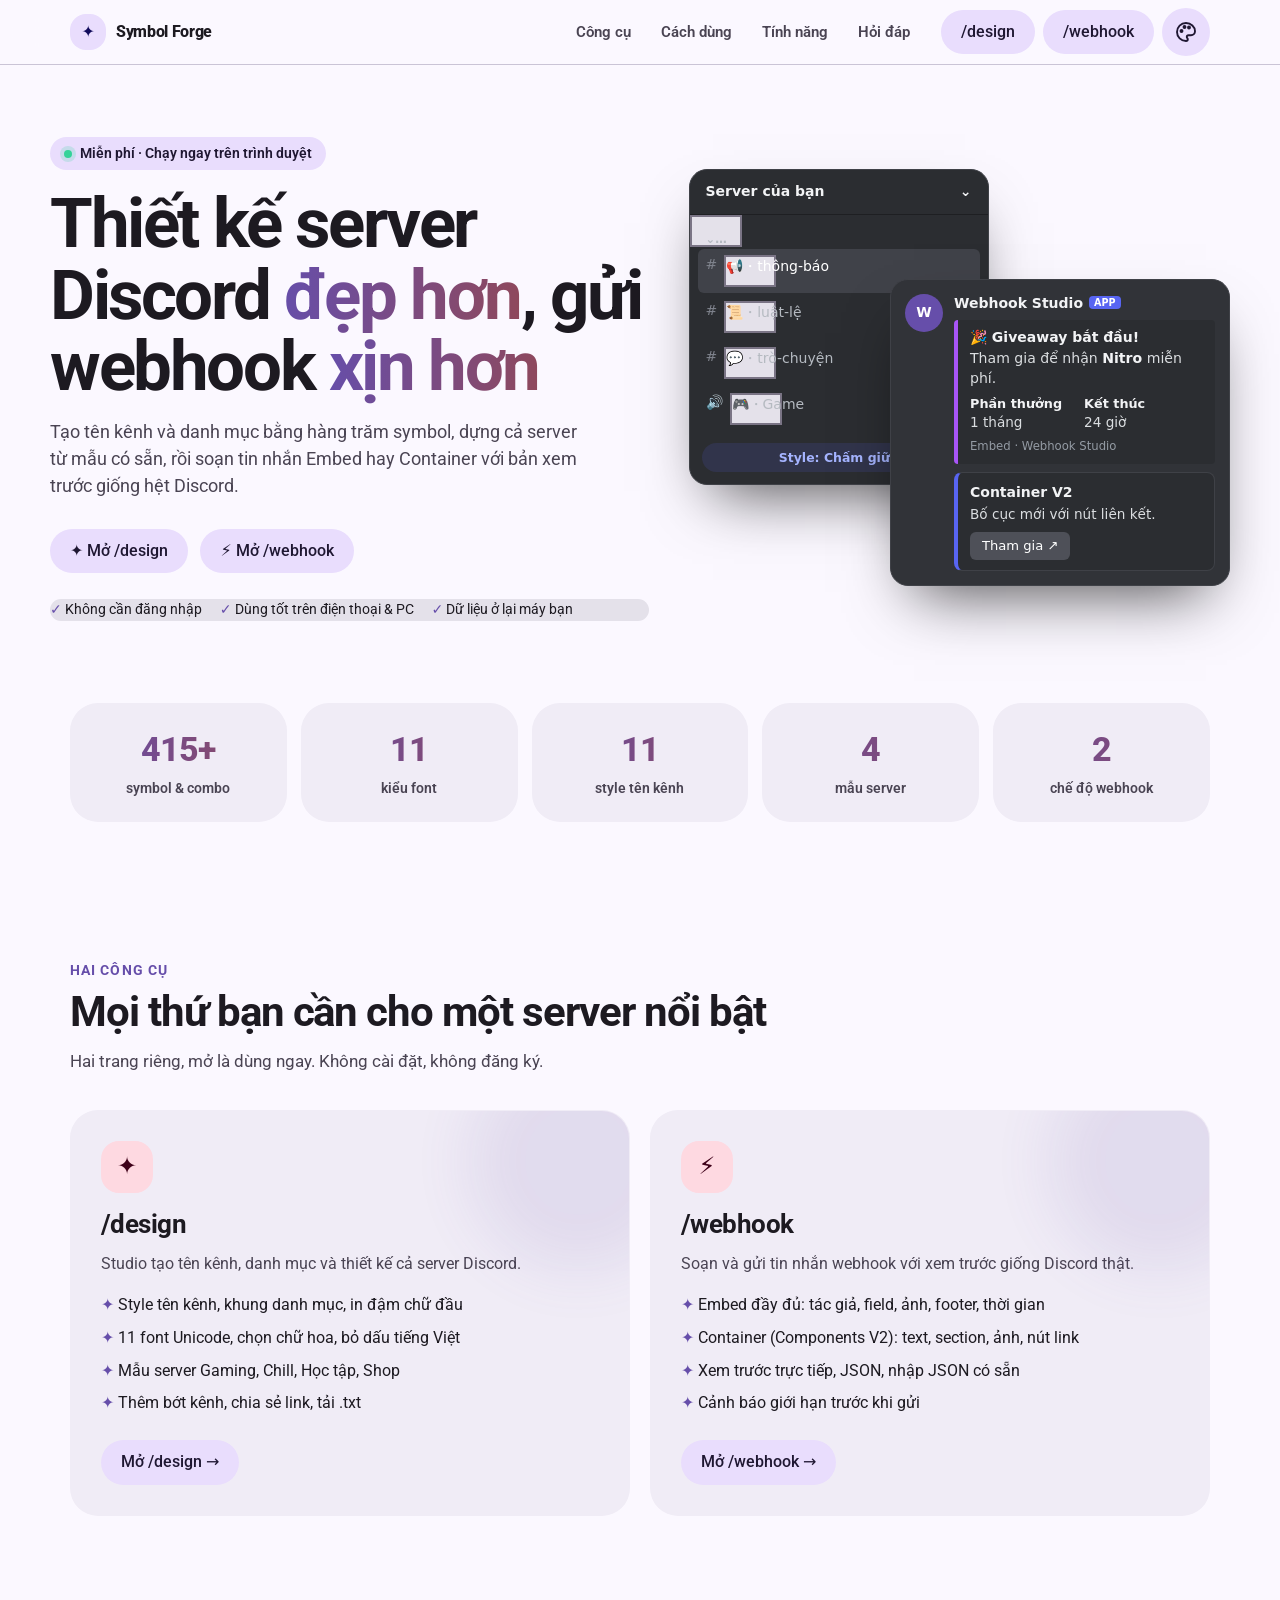
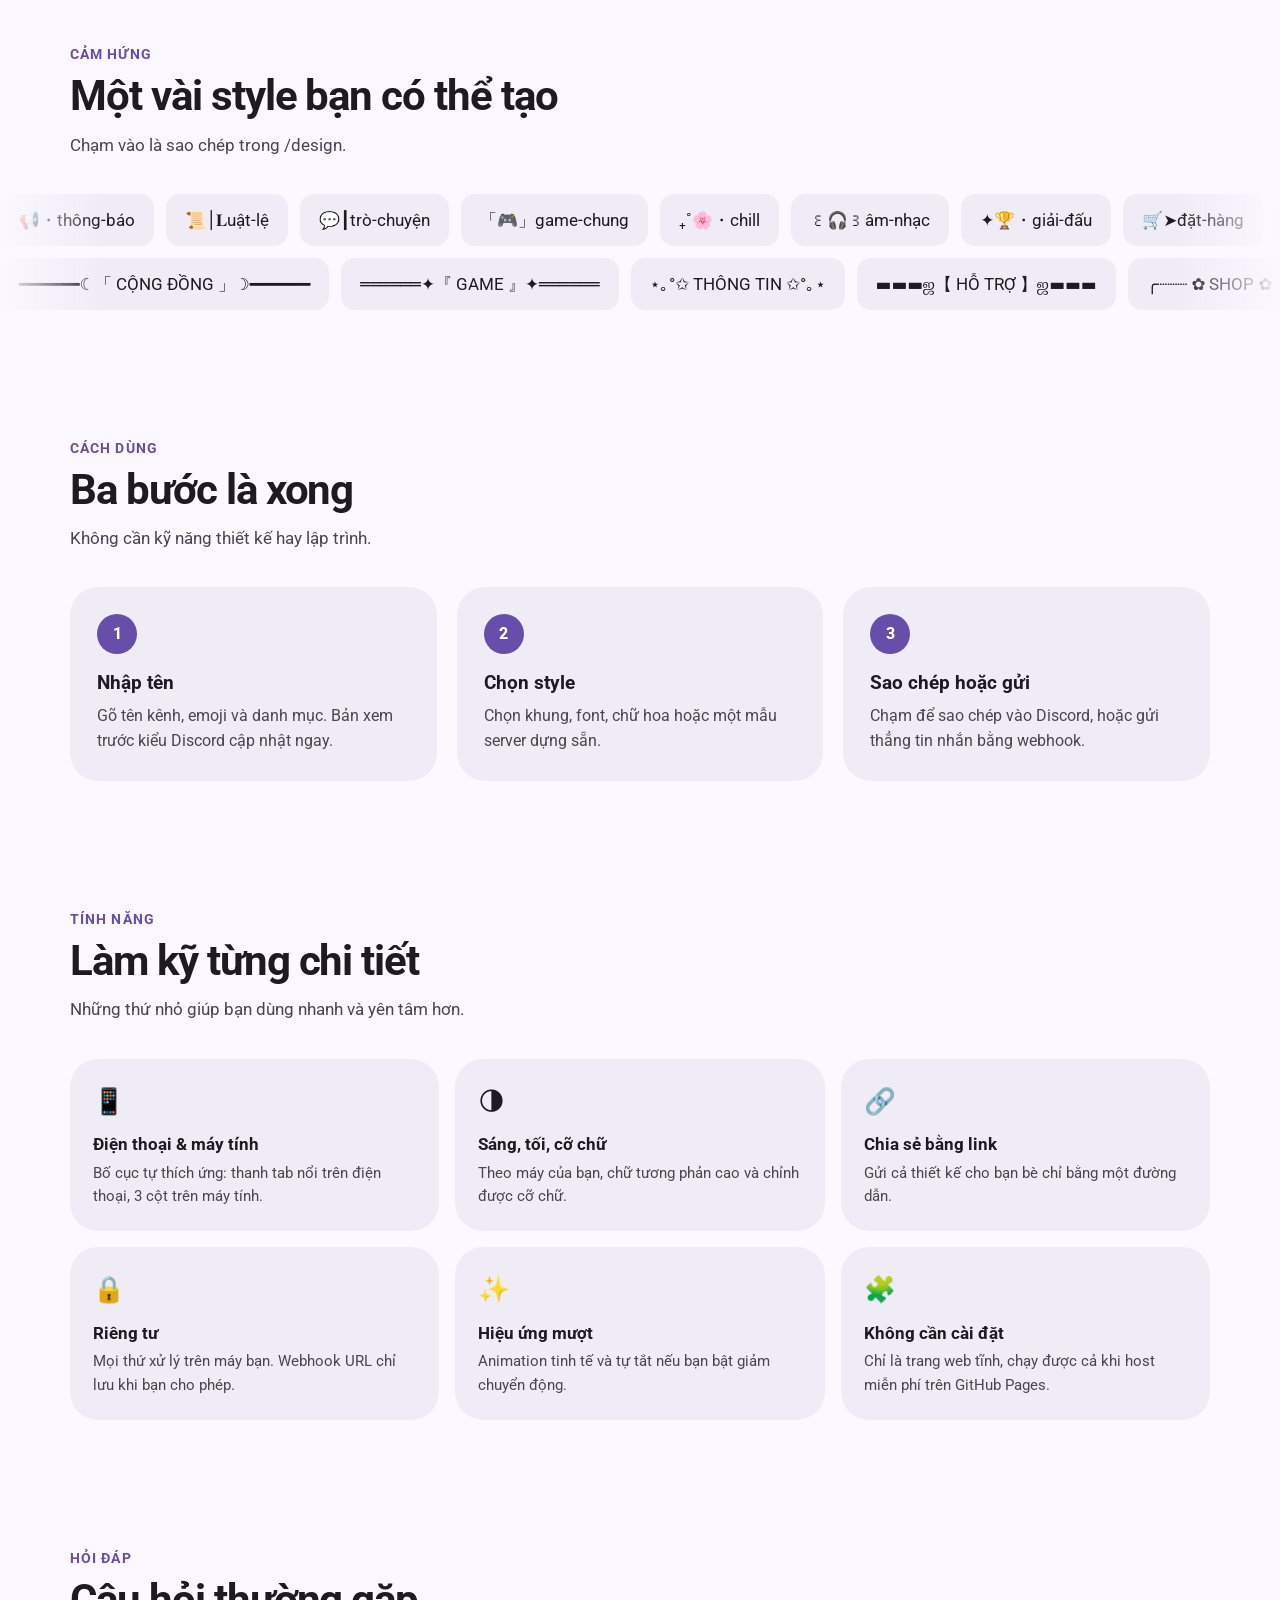
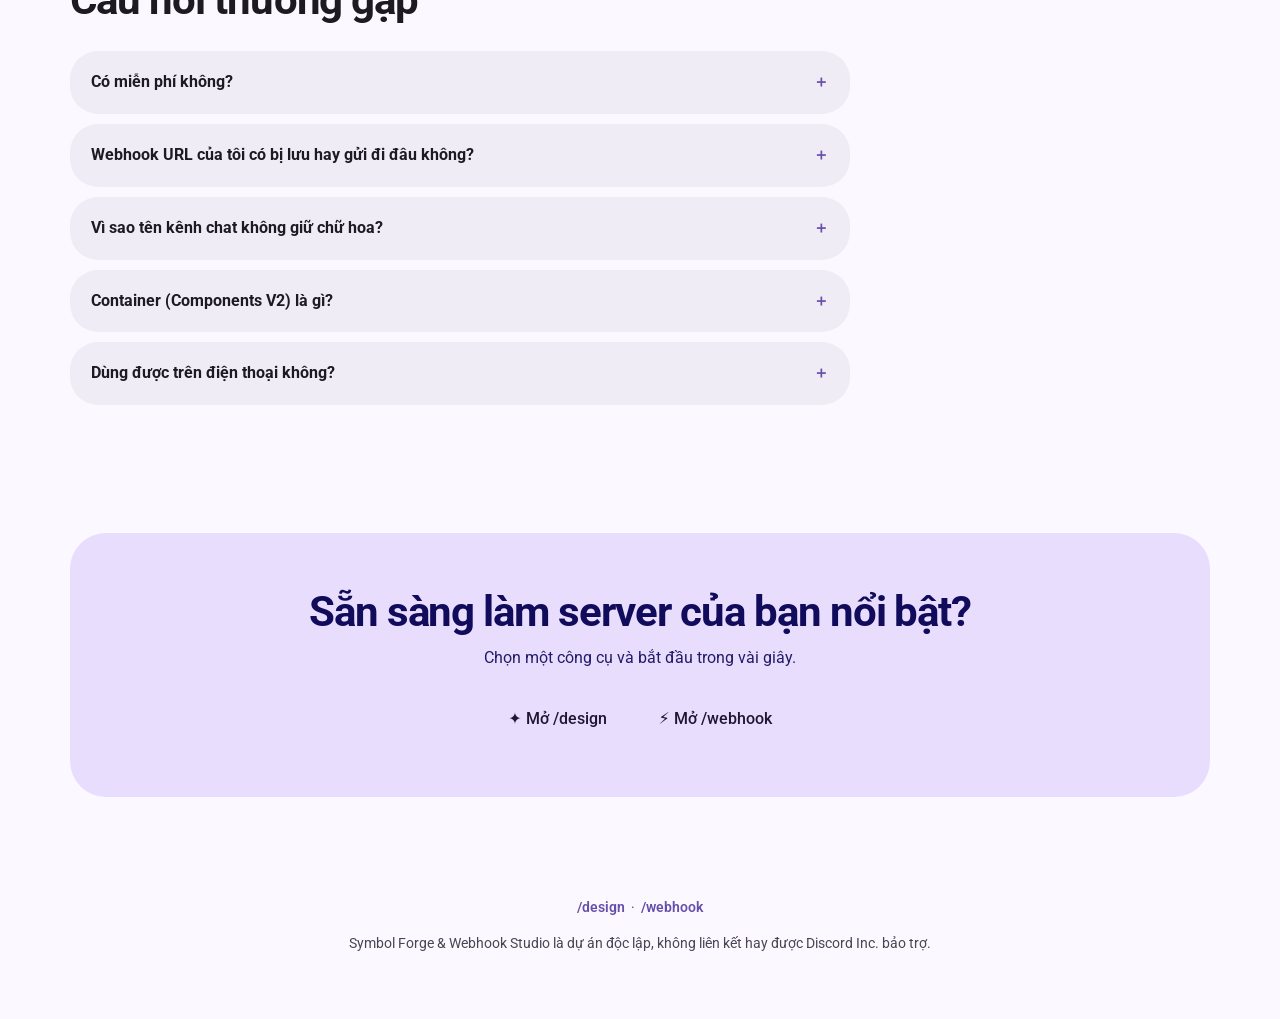
<file: index.html>
<!DOCTYPE html>
<html lang="vi">
<head>
<meta charset="UTF-8">
<meta name="viewport" content="width=device-width, initial-scale=1, viewport-fit=cover">
<title>Symbol Forge & Webhook Studio – Công cụ thiết kế server Discord</title>
<meta name="description" content="Tạo tên kênh, danh mục đẹp, thiết kế cả server Discord và gửi tin nhắn webhook với Embed & Container. Miễn phí, chạy ngay trên trình duyệt.">
<meta property="og:title" content="Symbol Forge & Webhook Studio">
<meta property="og:description" content="Bộ công cụ miễn phí để thiết kế server Discord và gửi webhook Embed & Container.">
<style>
:root{--bg:#0a0c13;--card:#121624;--chip:#1b2135;--bd:#262d45;--tx:#f4f6ff;--mu:#aab2cd;--acc:#a5b4ff;--tint:#5563f5;--bar:rgba(10,12,19,.8);--grad:linear-gradient(135deg,#5b4bff,#b72bd0);--g2:linear-gradient(95deg,#8ea2ff,#e879f9 55%,#ff8fb1)}
@media(prefers-color-scheme:light){:root{--bg:#f3f4fb;--card:#fff;--chip:#eceef8;--bd:#dcdff0;--tx:#12142a;--mu:#52587a;--acc:#3a46d8;--tint:#4452e6;--bar:rgba(243,244,251,.85);--g2:linear-gradient(95deg,#4a3df0,#b72bd0 55%,#e0457b)}}
*{box-sizing:border-box;-webkit-tap-highlight-color:transparent}
html{scroll-behavior:smooth;scroll-padding-top:76px}
html,body{max-width:100%;overflow-x:hidden}
body{margin:0;color:var(--tx);background:var(--bg);font:1rem/1.55 -apple-system,"SF Pro Text","Segoe UI",system-ui,sans-serif}
a{color:inherit;text-decoration:none}
:focus-visible{outline:2px solid var(--acc);outline-offset:3px;border-radius:8px}
.wrap{max-width:1180px;margin:0 auto;padding:0 20px}
/* nền */
.bgfx{position:fixed;inset:0;z-index:-1;overflow:hidden;pointer-events:none}
.bgfx i{position:absolute;width:60vmax;height:60vmax;border-radius:50%;filter:blur(90px);opacity:.3;animation:fl 30s ease-in-out infinite alternate}
.bgfx i:nth-child(1){background:#5b4bff;left:-20vmax;top:-22vmax}
.bgfx i:nth-child(2){background:#d946ef;right:-26vmax;top:20vh;opacity:.2;animation-delay:-11s}
.bgfx i:nth-child(3){background:#22d3ee;left:15vw;bottom:-36vmax;opacity:.15;animation-delay:-19s}
@keyframes fl{to{transform:translate(8vmax,6vmax) scale(1.15)}}
@media(prefers-color-scheme:light){.bgfx i{opacity:.14!important}}
/* thanh trên */
nav.top{position:sticky;top:0;z-index:20;backdrop-filter:blur(16px);-webkit-backdrop-filter:blur(16px);background:var(--bar);border-bottom:1px solid var(--bd)}
nav.top .wrap{display:flex;align-items:center;gap:18px;height:64px}
.logo{display:flex;align-items:center;gap:10px;font-weight:800;letter-spacing:-.02em}
.logo b{display:grid;place-items:center;width:36px;height:36px;border-radius:12px;background:var(--grad);color:#fff;box-shadow:0 8px 20px -8px #b72bd0}
.links{display:flex;gap:4px;margin-left:auto}
.links a{padding:8px 13px;border-radius:99px;color:var(--mu);font-weight:600;font-size:.92rem;transition:background .2s,color .2s}
.links a:hover{background:var(--chip);color:var(--tx)}
.pill{padding:9px 16px;border-radius:99px;background:var(--chip);font-weight:700;font-size:.9rem;white-space:nowrap}
.pill.on,.btn{background:var(--grad);color:#fff}
.btn{display:inline-flex;align-items:center;gap:8px;padding:14px 24px;border-radius:99px;font-weight:700;box-shadow:0 14px 30px -14px #b72bd0;transition:transform .2s cubic-bezier(.2,1.4,.4,1),box-shadow .2s}
.btn:hover{transform:translateY(-3px) scale(1.03)}.btn:active{transform:scale(.97)}
.btn.alt{background:var(--card);color:var(--tx);border:1px solid var(--bd);box-shadow:none}
/* hero */
.hero{display:grid;grid-template-columns:1.05fr .95fr;gap:40px;align-items:center;padding:72px 0 56px}
.tag{display:inline-flex;align-items:center;gap:8px;padding:6px 14px;border-radius:99px;background:var(--chip);border:1px solid var(--bd);font-size:.85rem;font-weight:600;color:var(--mu)}
.tag::before{content:"";width:8px;height:8px;border-radius:50%;background:#34d399;box-shadow:0 0 0 4px #34d39933}
h1{margin:18px 0 16px;font-size:clamp(2.3rem,6vw,4.3rem);line-height:1.04;letter-spacing:-.035em;font-weight:800}
h1 em{font-style:normal;background:var(--g2);-webkit-background-clip:text;background-clip:text;color:transparent}
.lead{margin:0 0 28px;max-width:540px;color:var(--mu);font-size:1.1rem}
.cta{display:flex;flex-wrap:wrap;gap:12px}
.mini{margin-top:26px;display:flex;flex-wrap:wrap;gap:8px 18px;color:var(--mu);font-size:.88rem}
.mini span::before{content:"✓ ";color:#34d399;font-weight:800}
/* mock */
.vis{position:relative;height:440px}
.mock{position:absolute;background:#2b2d31;color:#dbdee1;border:1px solid #3f4147;border-radius:18px;font:14px/1.4 "Segoe UI",system-ui,sans-serif;box-shadow:0 30px 60px -24px rgba(0,0,0,.7)}
.dc{left:0;top:10px;width:300px;overflow:hidden;animation:bob 7s ease-in-out infinite}
.dc .h{display:flex;justify-content:space-between;padding:12px 16px;font-weight:700;color:#f2f3f5;border-bottom:1px solid #1e1f22}
.dc .c{padding:14px 14px 4px;color:#b5bac1;font-size:.72rem;font-weight:700;white-space:nowrap;overflow:hidden;text-overflow:ellipsis}
.dc .r{display:flex;gap:7px;margin:2px 8px;padding:6px 8px;border-radius:6px;color:#b5bac1;white-space:nowrap;overflow:hidden}
.dc .r.a{background:#404249;color:#fff}.dc .r span:first-child{color:#80848e}
.dc .sw{transition:opacity .22s}.dc .sw.o{opacity:0}
.dc .b{margin:12px;padding:6px 12px;border-radius:99px;background:#5865f222;color:#a5b4ff;font-size:.78rem;font-weight:700;text-align:center}
.wh{right:0;top:120px;width:340px;padding:14px;background:#313338;animation:bob 8s ease-in-out -3s infinite}
.wh .m{display:flex;gap:11px}.wh .av{width:38px;height:38px;border-radius:50%;background:var(--grad);display:grid;place-items:center;color:#fff;font-weight:800;flex:none}
.wh .u{font-weight:600;color:#f2f3f5}.wh .t{background:#5865f2;color:#fff;font-size:.6rem;font-weight:700;padding:1px 5px;border-radius:4px;margin-left:6px;vertical-align:2px}
.em{margin-top:6px;background:#2b2d31;border-left:4px solid #a855f7;border-radius:4px;padding:8px 12px 10px}
.em b{color:#f2f3f5}.em small{display:block;color:#949ba4;margin-top:6px}
.ef{display:flex;gap:22px;margin-top:6px;font-size:.85rem}.ef div b{display:block;font-size:.8rem}
.ct{margin-top:8px;background:#2b2d31;border:1px solid #3f4147;border-left:4px solid #5865f2;border-radius:8px;padding:10px 12px}
.ct .lb{display:inline-block;margin-top:8px;background:#4e5058;color:#fff;border-radius:6px;padding:5px 12px;font-size:.82rem}
@keyframes bob{50%{transform:translateY(-12px)}}
/* khối chung */
section{padding:64px 0}
.eyebrow{color:var(--acc);font-weight:700;font-size:.85rem;letter-spacing:.08em;text-transform:uppercase}
h2{margin:8px 0 12px;font-size:clamp(1.7rem,4vw,2.6rem);line-height:1.12;letter-spacing:-.025em;font-weight:800}
.sub{margin:0 0 36px;color:var(--mu);max-width:620px;font-size:1.05rem}
.stats{display:grid;grid-template-columns:repeat(5,1fr);gap:14px;padding:6px 0 10px}
.st{background:var(--card);border:1px solid var(--bd);border-radius:20px;padding:20px 14px;text-align:center}
.st b{display:block;font-size:2.1rem;font-weight:800;letter-spacing:-.03em;background:var(--g2);-webkit-background-clip:text;background-clip:text;color:transparent}
.st span{color:var(--mu);font-size:.88rem;font-weight:600}
.two{display:grid;grid-template-columns:1fr 1fr;gap:20px}
.big{position:relative;overflow:hidden;background:var(--card);border:1px solid var(--bd);border-radius:28px;padding:30px;transition:transform .3s cubic-bezier(.2,.8,.2,1),border-color .3s}
.big:hover{transform:translateY(-6px);border-color:var(--acc)}
.big::before{content:"";position:absolute;right:-60px;top:-60px;width:220px;height:220px;border-radius:50%;background:var(--grad);opacity:.16;filter:blur(30px)}
.big h3{margin:12px 0 8px;font-size:1.6rem;letter-spacing:-.02em}
.big p{margin:0 0 16px;color:var(--mu)}
.big ul{margin:0 0 24px;padding:0;list-style:none;display:grid;gap:8px}
.big li::before{content:"✦ ";color:var(--acc)}
.ic{display:grid;place-items:center;width:52px;height:52px;border-radius:16px;background:var(--grad);color:#fff;font-size:1.5rem;box-shadow:0 12px 24px -12px #b72bd0}
.steps{display:grid;grid-template-columns:repeat(3,1fr);gap:20px}
.step{background:var(--card);border:1px solid var(--bd);border-radius:24px;padding:26px}
.step i{display:grid;place-items:center;width:40px;height:40px;border-radius:50%;background:var(--grad);color:#fff;font-style:normal;font-weight:800;margin-bottom:14px}
.step h3{margin:0 0 6px;font-size:1.2rem}.step p{margin:0;color:var(--mu)}
.grid{display:grid;grid-template-columns:repeat(3,1fr);gap:16px}
.f{background:var(--card);border:1px solid var(--bd);border-radius:22px;padding:22px;transition:transform .25s,border-color .25s}
.f:hover{transform:translateY(-4px);border-color:var(--acc)}
.f span{font-size:1.6rem}.f h3{margin:10px 0 4px;font-size:1.08rem}.f p{margin:0;color:var(--mu);font-size:.93rem}
/* marquee */
.mq{overflow:hidden;mask-image:linear-gradient(90deg,transparent,#000 8%,#000 92%,transparent);-webkit-mask-image:linear-gradient(90deg,transparent,#000 8%,#000 92%,transparent)}
.mq+.mq{margin-top:12px}
.tr{display:flex;gap:12px;width:max-content;animation:mq 45s linear infinite}
.mq.rv2 .tr{animation-direction:reverse;animation-duration:55s}
.mq:hover .tr{animation-play-state:paused}
@keyframes mq{to{transform:translateX(-50%)}}
.tr span{background:var(--card);border:1px solid var(--bd);border-radius:14px;padding:12px 18px;font-size:1.05rem;white-space:nowrap}
/* faq */
.faq{max-width:780px;display:grid;gap:10px}
details{background:var(--card);border:1px solid var(--bd);border-radius:18px;padding:0 20px;transition:border-color .2s}
details[open]{border-color:var(--acc)}
summary{cursor:pointer;list-style:none;padding:18px 0;font-weight:700;display:flex;justify-content:space-between;gap:12px}
summary::-webkit-details-marker{display:none}
summary::after{content:"＋";color:var(--acc);transition:transform .25s}
details[open] summary::after{transform:rotate(45deg)}
details p{margin:0 0 18px;color:var(--mu)}
.final{text-align:center;background:var(--grad);border-radius:32px;padding:56px 24px;color:#fff;position:relative;overflow:hidden}
.final h2{margin:0 0 10px}.final p{margin:0 auto 26px;max-width:520px;opacity:.92}
.final .btn{background:#fff;color:#3b2fd1;box-shadow:0 14px 30px -14px #000}
.final .btn.alt{background:rgba(255,255,255,.18);color:#fff;border-color:rgba(255,255,255,.4)}
.final .cta{justify-content:center}
footer{padding:36px 0 50px;color:var(--mu);font-size:.88rem;text-align:center}
footer a{color:var(--acc);font-weight:600;margin:0 6px}
/* reveal */
.rv{opacity:0;transform:translateY(26px);transition:opacity .7s,transform .7s cubic-bezier(.2,.8,.2,1)}
.rv.in{opacity:1;transform:none}
.d1{transition-delay:.08s}.d2{transition-delay:.16s}.d3{transition-delay:.24s}
@media(max-width:900px){
  .hero{grid-template-columns:1fr;padding-top:40px}
  .vis{height:430px;max-width:420px;margin:0 auto;width:100%}
  .dc{width:min(300px,78%)}.wh{width:min(330px,88%)}
  .stats{grid-template-columns:repeat(2,1fr)}.stats .st:last-child{grid-column:1/-1}
  .two,.steps{grid-template-columns:1fr}.grid{grid-template-columns:1fr 1fr}
  .links{display:none}nav.top .wrap{justify-content:space-between}.pills{margin-left:auto}
}
@media(max-width:560px){.grid{grid-template-columns:1fr}md-text-button.hide{display:none}}
@media(prefers-reduced-motion:reduce){*{animation:none!important;transition:none!important}.rv{opacity:1;transform:none}html{scroll-behavior:auto}}
</style>
<noscript><style>.rv{opacity:1;transform:none}</style></noscript>
<script type="importmap">{"imports":{"@material/web/":"https://esm.run/@material/web@2/"}}</script>
<script type="module" src="assets/md3-web.js"></script>
<script src="assets/md3.js"></script>
<link rel="stylesheet" href="assets/md3.css">
</head>
<body>
<div class="bgfx" aria-hidden="true"><i></i><i></i><i></i></div>

<nav class="top"><div class="wrap">
  <a class="logo" href="./"><b>✦</b><span>Symbol Forge</span></a>
  <div class="links"><a href="#tools">Công cụ</a><a href="#how">Cách dùng</a><a href="#features">Tính năng</a><a href="#faq">Hỏi đáp</a></div>
  <div class="pills" style="display:flex;gap:8px;align-items:center" data-md3-slot><md-text-button class="hide" href="design/">/design</md-text-button><md-filled-tonal-button href="webhook/">/webhook</md-filled-tonal-button></div>
</div></nav>

<header class="wrap hero">
  <div>
    <span class="tag rv">Miễn phí · Chạy ngay trên trình duyệt</span>
    <h1 class="rv d1">Thiết kế server Discord <em>đẹp hơn</em>, gửi webhook <em>xịn hơn</em></h1>
    <p class="lead rv d2">Tạo tên kênh và danh mục bằng hàng trăm symbol, dựng cả server từ mẫu có sẵn, rồi soạn tin nhắn Embed hay Container với bản xem trước giống hệt Discord.</p>
    <div class="cta rv d3"><md-filled-button href="design/">✦ Mở /design</md-filled-button><md-filled-tonal-button href="webhook/">⚡ Mở /webhook</md-filled-tonal-button></div>
    <div class="mini rv d3"><span>Không cần đăng nhập</span><span>Dùng tốt trên điện thoại & PC</span><span>Dữ liệu ở lại máy bạn</span></div>
  </div>
  <div class="vis" aria-hidden="true">
    <div class="mock dc">
      <div class="h"><span>Server của bạn</span><span>⌄</span></div>
      <div class="c sw" id="mc">⌄ ━━━━━━☾「 CỘNG ĐỒNG 」☽━━━━━━</div>
      <div class="r a"><span>#</span><span class="sw">📢・thông-báo</span></div>
      <div class="r"><span>#</span><span class="sw">📜・luật-lệ</span></div>
      <div class="r"><span>#</span><span class="sw">💬・trò-chuyện</span></div>
      <div class="r"><span>🔊</span><span class="sw">🎮・Game</span></div>
      <div class="b" id="mb">Style: Chấm giữa</div>
    </div>
    <div class="mock wh">
      <div class="m"><div class="av">W</div><div style="min-width:0;flex:1">
        <div><span class="u">Webhook Studio</span><span class="t">APP</span></div>
        <div class="em"><b>🎉 Giveaway bắt đầu!</b><div style="font-size:.88rem;margin-top:2px">Tham gia để nhận <b style="display:inline">Nitro</b> miễn phí.</div>
          <div class="ef"><div><b>Phần thưởng</b>1 tháng</div><div><b>Kết thúc</b>24 giờ</div></div><small>Embed · Webhook Studio</small></div>
        <div class="ct"><b style="color:#f2f3f5">Container V2</b><div style="font-size:.85rem;margin-top:2px">Bố cục mới với nút liên kết.</div><span class="lb">Tham gia ↗</span></div>
      </div></div>
    </div>
  </div>
</header>

<main>
<section style="padding-top:20px"><div class="wrap">
  <div class="stats">
    <div class="st rv"><b data-n="415" data-s="+">0</b><span>symbol & combo</span></div>
    <div class="st rv d1"><b data-n="11">0</b><span>kiểu font</span></div>
    <div class="st rv d1"><b data-n="11">0</b><span>style tên kênh</span></div>
    <div class="st rv d2"><b data-n="4">0</b><span>mẫu server</span></div>
    <div class="st rv d3"><b data-n="2">0</b><span>chế độ webhook</span></div>
  </div>
</div></section>

<section id="tools"><div class="wrap">
  <div class="eyebrow rv">Hai công cụ</div>
  <h2 class="rv">Mọi thứ bạn cần cho một server nổi bật</h2>
  <p class="sub rv">Hai trang riêng, mở là dùng ngay. Không cài đặt, không đăng ký.</p>
  <div class="two">
    <article class="big rv"><div class="ic">✦</div><h3>/design</h3>
      <p>Studio tạo tên kênh, danh mục và thiết kế cả server Discord.</p>
      <ul><li>Style tên kênh, khung danh mục, in đậm chữ đầu</li><li>11 font Unicode, chọn chữ hoa, bỏ dấu tiếng Việt</li><li>Mẫu server Gaming, Chill, Học tập, Shop</li><li>Thêm bớt kênh, chia sẻ link, tải .txt</li></ul>
      <md-filled-button href="design/">Mở /design →</md-filled-button></article>
    <article class="big rv d1"><div class="ic">⚡</div><h3>/webhook</h3>
      <p>Soạn và gửi tin nhắn webhook với xem trước giống Discord thật.</p>
      <ul><li>Embed đầy đủ: tác giả, field, ảnh, footer, thời gian</li><li>Container (Components V2): text, section, ảnh, nút link</li><li>Xem trước trực tiếp, JSON, nhập JSON có sẵn</li><li>Cảnh báo giới hạn trước khi gửi</li></ul>
      <md-filled-button href="webhook/">Mở /webhook →</md-filled-button></article>
  </div>
</div></section>

<section><div class="wrap">
  <div class="eyebrow rv">Cảm hứng</div>
  <h2 class="rv">Một vài style bạn có thể tạo</h2>
  <p class="sub rv">Chạm vào là sao chép trong /design.</p>
</div>
<div class="mq rv" aria-hidden="true"><div class="tr" id="m1"></div></div>
<div class="mq rv2 rv" aria-hidden="true"><div class="tr" id="m2"></div></div>
</section>

<section id="how"><div class="wrap">
  <div class="eyebrow rv">Cách dùng</div>
  <h2 class="rv">Ba bước là xong</h2>
  <p class="sub rv">Không cần kỹ năng thiết kế hay lập trình.</p>
  <div class="steps">
    <div class="step rv"><i>1</i><h3>Nhập tên</h3><p>Gõ tên kênh, emoji và danh mục. Bản xem trước kiểu Discord cập nhật ngay.</p></div>
    <div class="step rv d1"><i>2</i><h3>Chọn style</h3><p>Chọn khung, font, chữ hoa hoặc một mẫu server dựng sẵn.</p></div>
    <div class="step rv d2"><i>3</i><h3>Sao chép hoặc gửi</h3><p>Chạm để sao chép vào Discord, hoặc gửi thẳng tin nhắn bằng webhook.</p></div>
  </div>
</div></section>

<section id="features"><div class="wrap">
  <div class="eyebrow rv">Tính năng</div>
  <h2 class="rv">Làm kỹ từng chi tiết</h2>
  <p class="sub rv">Những thứ nhỏ giúp bạn dùng nhanh và yên tâm hơn.</p>
  <div class="grid">
    <div class="f rv"><span>📱</span><h3>Điện thoại & máy tính</h3><p>Bố cục tự thích ứng: thanh tab nổi trên điện thoại, 3 cột trên máy tính.</p></div>
    <div class="f rv d1"><span>🌗</span><h3>Sáng, tối, cỡ chữ</h3><p>Theo máy của bạn, chữ tương phản cao và chỉnh được cỡ chữ.</p></div>
    <div class="f rv d2"><span>🔗</span><h3>Chia sẻ bằng link</h3><p>Gửi cả thiết kế cho bạn bè chỉ bằng một đường dẫn.</p></div>
    <div class="f rv"><span>🔒</span><h3>Riêng tư</h3><p>Mọi thứ xử lý trên máy bạn. Webhook URL chỉ lưu khi bạn cho phép.</p></div>
    <div class="f rv d1"><span>✨</span><h3>Hiệu ứng mượt</h3><p>Animation tinh tế và tự tắt nếu bạn bật giảm chuyển động.</p></div>
    <div class="f rv d2"><span>🧩</span><h3>Không cần cài đặt</h3><p>Chỉ là trang web tĩnh, chạy được cả khi host miễn phí trên GitHub Pages.</p></div>
  </div>
</div></section>

<section id="faq"><div class="wrap">
  <div class="eyebrow rv">Hỏi đáp</div>
  <h2 class="rv">Câu hỏi thường gặp</h2>
  <div class="faq" style="margin-top:28px">
    <details class="rv"><summary>Có miễn phí không?</summary><p>Có. Công cụ chạy hoàn toàn trên trình duyệt, không cần tài khoản.</p></details>
    <details class="rv"><summary>Webhook URL của tôi có bị lưu hay gửi đi đâu không?</summary><p>URL chỉ dùng để gửi tin nhắn thẳng tới Discord từ trình duyệt của bạn. Nó chỉ được nhớ trên máy khi bạn tick “Nhớ URL” và không nằm trong link chia sẻ. Hãy xem URL webhook như một mật khẩu.</p></details>
    <details class="rv"><summary>Vì sao tên kênh chat không giữ chữ hoa?</summary><p>Discord tự chuyển tên kênh chat thành chữ thường. Chữ hoa chỉ giữ ở kênh thoại hoặc khi dùng font Unicode đặc biệt, ví dụ chữ đầu in đậm 𝐓.</p></details>
    <details class="rv"><summary>Container (Components V2) là gì?</summary><p>Là cách dựng tin nhắn mới của Discord bằng các khối như text, section, ảnh và nút. Tin nhắn Container chỉ chứa component, không có nội dung thường hay embed. Webhook thông thường chỉ gửi được component không tương tác, ví dụ nút liên kết.</p></details>
    <details class="rv"><summary>Dùng được trên điện thoại không?</summary><p>Được. Giao diện tối ưu cho cả điện thoại và máy tính.</p></details>
  </div>
</div></section>

<section><div class="wrap"><div class="final rv">
  <h2>Sẵn sàng làm server của bạn nổi bật?</h2>
  <p>Chọn một công cụ và bắt đầu trong vài giây.</p>
  <div class="cta"><md-filled-button href="design/">✦ Mở /design</md-filled-button><md-filled-tonal-button href="webhook/">⚡ Mở /webhook</md-filled-tonal-button></div>
</div></div></section>
</main>

<footer><div class="wrap">
  <div><a href="design/">/design</a>·<a href="webhook/">/webhook</a></div>
  <p>Symbol Forge & Webhook Studio là dự án độc lập, không liên kết hay được Discord Inc. bảo trợ.</p>
</div></footer>

<script>
// --- Hero: xoay style kênh/danh mục ---
const b = s => String.fromCodePoint(0x1D400 + s[0].toUpperCase().charCodeAt(0) - 65) + s.slice(1);
const ST = [
  ["Chấm giữa", (e,t)=>`${e}・${t}`, "━━━━━━☾「 CỘNG ĐỒNG 」☽━━━━━━"],
  ["Gạch + in đậm", (e,t)=>`${e}│${b(t)}`, "══════✦『 CỘNG ĐỒNG 』✦══════"],
  ["Gạch dày", (e,t)=>`${e}┃${t}`, "─── ⋆⋅☆⋅⋆ CỘNG ĐỒNG ⋆⋅☆⋅⋆ ───"],
  ["Ngoặc 「」", (e,t)=>`「${e}」${t}`, "▬▬▬ஜ【 CỘNG ĐỒNG 】ஜ▬▬▬"],
  ["Trăng sao", (e,t)=>`₊˚${e}・${t}`, "₊˚⊹ ♡ CỘNG ĐỒNG ♡ ⊹˚₊"],
  ["Nơ ngoặc", (e,t)=>`꒰${e}꒱${t}`, "⋆｡°✩ CỘNG ĐỒNG ✩°｡⋆"],
];
const CH = [["📢","thông-báo"],["📜","luật-lệ"],["💬","trò-chuyện"],["🎮","game"]];
const sw = [...document.querySelectorAll(".dc .sw")];
let k = 0;
function show(i){
  const [n, f, c] = ST[i];
  sw[0].textContent = "⌄ " + c;
  CH.forEach(([e,t], j) => sw[j+1].textContent = f(e, t));
  $mb.textContent = "Style: " + n;
}
const $mb = document.getElementById("mb");
setInterval(() => {
  sw.forEach(x => x.classList.add("o"));
  setTimeout(() => { k = (k + 1) % ST.length; show(k); sw.forEach(x => x.classList.remove("o")); }, 230);
}, 2600);

// --- Marquee ---
const R1 = ["📢・thông-báo","📜│𝐋uật-lệ","💬┃trò-chuyện","「🎮」game-chung","₊˚🌸・chill","꒰🎧꒱âm-nhạc","✦🏆・giải-đấu","🛒➤đặt-hàng","❀📸│hình-ảnh","🔊・Phòng Học"];
const R2 = ["━━━━━━☾「 CỘNG ĐỒNG 」☽━━━━━━","══════✦『 GAME 』✦══════","⋆｡°✩ THÔNG TIN ✩°｡⋆","▬▬▬ஜ【 HỖ TRỢ 】ஜ▬▬▬","╭┈┈┈ ✿ SHOP ✿ ┈┈┈╮","꧁༺ VIP ༻꧂","₊˚⊹ ♡ CHILL ♡ ⊹˚₊","➤ ━━ SỰ KIỆN ━━ ◀"];
const fill = (id, a) => { const el = document.getElementById(id); el.innerHTML = [...a, ...a].map(x => `<span></span>`).join(""); [...el.children].forEach((s, i) => s.textContent = [...a, ...a][i]); };
fill("m1", R1); fill("m2", R2);

// --- Hiện dần + đếm số ---
const io = new IntersectionObserver(es => es.forEach(e => {
  if(!e.isIntersecting) return;
  e.target.classList.add("in"); io.unobserve(e.target);
  const n = e.target.querySelector("[data-n]");
  if(n){ const to = +n.dataset.n, s = n.dataset.s || "", t0 = performance.now();
    (function tick(t){ const p = Math.min(1, (t - t0) / 1200), v = 1 - Math.pow(1 - p, 3); n.textContent = Math.round(to * v) + (p === 1 ? s : ""); if(p < 1) requestAnimationFrame(tick); })(t0); }
}), {threshold:.15});
document.querySelectorAll(".rv").forEach(el => io.observe(el));
</script>
</body>
</html>
</file>
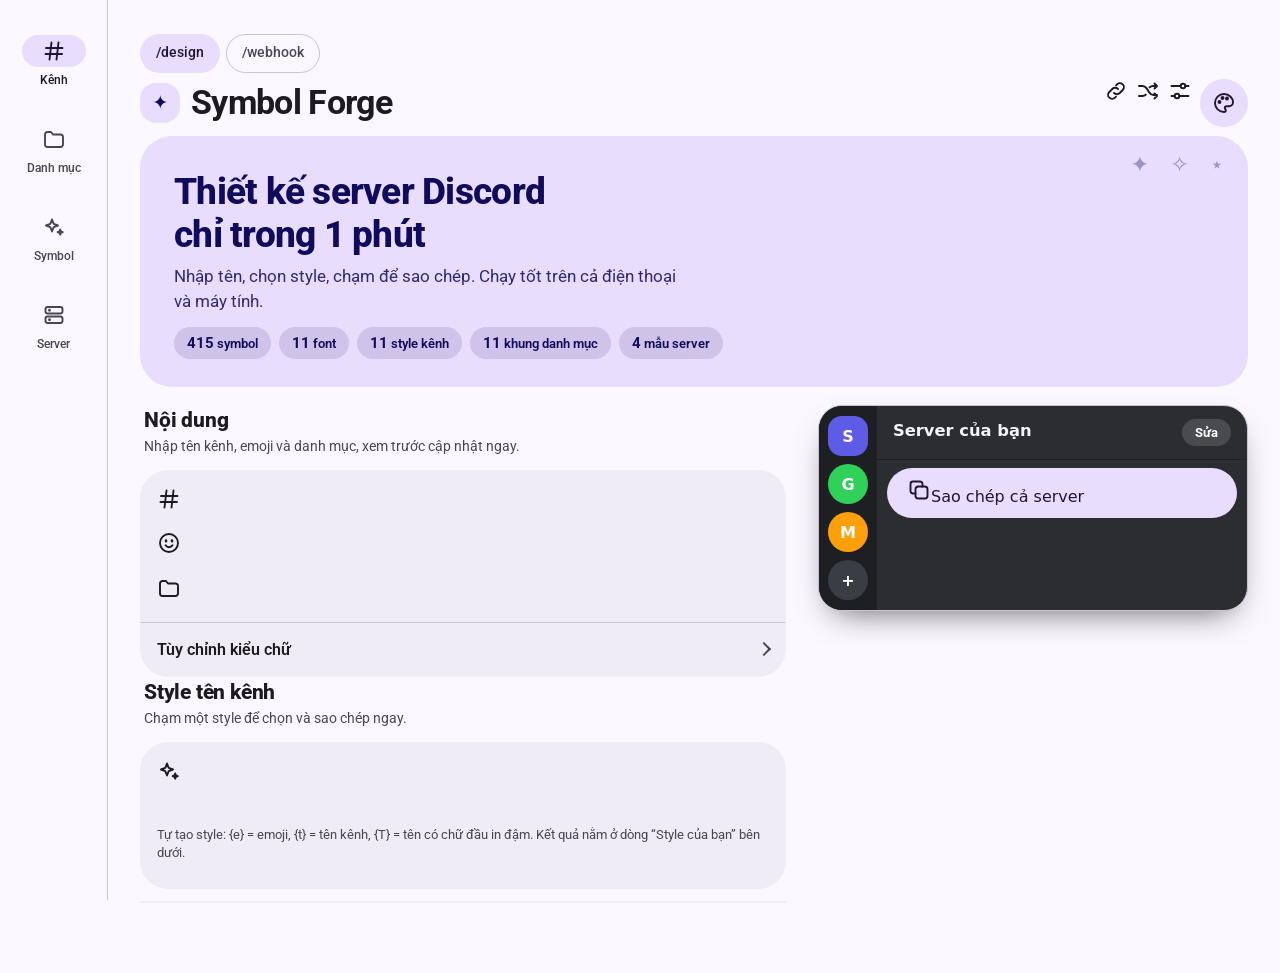
<file: design/index.html>
<!DOCTYPE html>
<html lang="vi">
<head>
<meta charset="UTF-8">
<meta name="viewport" content="width=device-width, initial-scale=1, viewport-fit=cover">
<meta name="theme-color" content="#05050a">
<title>Symbol Forge – Tên kênh & danh mục Discord</title>
<style>
:root{--bg:#0a0c13;--card:#121624;--chip:#1b2135;--bd:#262d45;--ln:#232a42;--tx:#f4f6ff;--mu:#aab2cd;--acc:#a5b4ff;--tint:#5563f5;--sel:#1b2458;--hov:#1a2038;--segon:#3b4570;--bar:rgba(18,22,36,.94);--grad:linear-gradient(135deg,#5b4bff,#b72bd0)}
:root[data-theme=light]{--bg:#f3f4fb;--card:#fff;--chip:#eceef8;--bd:#dcdff0;--ln:#e4e7f3;--tx:#12142a;--mu:#52587a;--acc:#3a46d8;--tint:#4452e6;--sel:#e6e9ff;--hov:#f4f5fc;--segon:#fff;--bar:rgba(255,255,255,.95)}
@media(prefers-color-scheme:light){:root:not([data-theme=dark]):not([data-theme=light]){--bg:#f3f4fb;--card:#fff;--chip:#eceef8;--bd:#dcdff0;--ln:#e4e7f3;--tx:#12142a;--mu:#52587a;--acc:#3a46d8;--tint:#4452e6;--sel:#e6e9ff;--hov:#f4f5fc;--segon:#fff;--bar:rgba(255,255,255,.95)}}
*{box-sizing:border-box;-webkit-tap-highlight-color:transparent}
html{font-size:calc(16px*var(--z,1))}
html,body{max-width:100%;overflow-x:hidden}
body{margin:0;min-height:100vh;color:var(--tx);font:1rem/1.45 -apple-system,"SF Pro Text","Segoe UI",system-ui,sans-serif;
  background:radial-gradient(620px 300px at 8% 0,#5b4bff26,transparent),radial-gradient(520px 300px at 100% 8%,#b72bd022,transparent),var(--bg);background-attachment:fixed}
main{max-width:600px;margin:0 auto;padding:max(16px,env(safe-area-inset-top)) 16px 130px}
button{font:inherit;color:inherit;cursor:pointer}
input:focus-visible,button:focus-visible,summary:focus-visible{outline:2px solid var(--acc);outline-offset:2px}
.ic{width:24px;height:24px;flex:none;fill:none;stroke:currentColor;stroke-width:1.9;stroke-linecap:round;stroke-linejoin:round}
header{display:flex;justify-content:space-between;align-items:center;margin:6px 0 6px}
h1{margin:0;font-size:1.65rem;font-weight:800;letter-spacing:-.02em;display:flex;align-items:center}
h1::before{content:"✦";display:inline-grid;place-items:center;width:40px;height:40px;border-radius:13px;background:var(--grad);color:#fff;font-size:1.2rem;margin-right:11px;box-shadow:0 8px 20px -8px #b72bd0}
.hb{display:flex;gap:8px}
.gl{background:var(--card);border:1px solid var(--bd);box-shadow:0 1px 2px rgba(0,0,0,.18)}
.rd{width:44px;height:44px;border-radius:14px;display:grid;place-items:center}
.rd .ic{width:22px;height:22px}
.rd:active,.tb:active,.row:active,.btn:active{transform:scale(.96)}
.pop{border-radius:18px;padding:14px 16px;margin:8px 0 14px}.pop[hidden]{display:none}
.cap0{display:flex;justify-content:space-between;color:var(--mu);font-size:.85rem;font-weight:600}
input[type=range]{width:100%;accent-color:var(--tint);margin:8px 0 0}
.how{margin:2px 2px 16px;color:var(--mu);font-size:.9rem}
.how b{display:inline-grid;place-items:center;width:21px;height:21px;border-radius:50%;background:var(--grad);color:#fff;font-size:.74rem;margin-right:3px}
.sec{margin:22px 4px 8px;color:var(--mu);font-size:.85rem;font-weight:700;letter-spacing:.02em}
.lay{display:block}.col{min-width:0}
.dc{display:flex;background:#2b2d31;color:#f2f3f5;border-radius:20px;overflow:hidden;font-family:"Segoe UI",system-ui,sans-serif;border:1px solid var(--bd);box-shadow:0 14px 34px -16px rgba(0,0,0,.7)}
.rail{flex:none;width:58px;background:#1e1f22;display:flex;flex-direction:column;align-items:center;gap:8px;padding:10px 0}
.sv{width:40px;height:40px;border-radius:50%;display:grid;place-items:center;color:#fff;font-weight:700;transition:border-radius .2s}
.sv.a,.sv:hover{border-radius:14px}
.side{flex:1;min-width:0;display:flex;flex-direction:column}
.dc-h{display:flex;justify-content:space-between;padding:13px 16px;font-weight:700;border-bottom:1px solid #1e1f22}
#pv{overflow-y:auto;max-height:200px;overscroll-behavior:contain}
.dc-cat{padding:14px 12px 4px 14px;color:#b5bac1;font-size:.78rem;font-weight:700;word-break:break-all;cursor:pointer}
.dc-ch{display:flex;align-items:center;gap:7px;margin:2px 8px;padding:6px 8px;border-radius:6px;color:#b5bac1;word-break:break-all;cursor:pointer}
.dc-ch .ic{width:18px;height:18px;stroke-width:2;color:#949ba4}
.dc-ch:hover:not(.act){background:#35373c;color:#fff}.dc-ch.act{background:#404249;color:#fff}
.dc-copy{display:flex;align-items:center;justify-content:center;gap:7px;margin:8px 10px 10px;padding:11px;border:0;border-radius:12px;background:var(--grad);color:#fff;font-weight:700}
.dc-copy .ic{width:17px;height:17px;stroke-width:2.3}
.grp{border-radius:20px;overflow:hidden}
.fld{display:flex;align-items:center;gap:12px;padding:12px 16px;border-bottom:1px solid var(--ln)}
.fld:last-of-type{border-bottom:0}
.fld span{flex:0 0 78px;font-weight:600}
input[type=text]{flex:1;min-width:0;background:none;border:0;color:var(--tx);font:inherit;text-align:right;outline:0}
input[type=text]::placeholder{color:var(--mu)}
.tile{width:32px;height:32px;border-radius:9px;display:grid;place-items:center;flex:none;color:#fff;font-style:normal}
.tile .ic{width:18px;height:18px;stroke-width:2.1}
.opt summary{display:flex;align-items:center;gap:10px;padding:15px 16px;cursor:pointer;list-style:none;border-top:1px solid var(--ln)}
.opt summary::-webkit-details-marker{display:none}
.opt summary span{flex:1;font-weight:600}
.opt summary em{font-style:normal;color:var(--mu);font-size:.85rem;max-width:55%;overflow:hidden;text-overflow:ellipsis;white-space:nowrap}
.opt summary::after{content:"";width:8px;height:8px;border-right:2.5px solid var(--mu);border-bottom:2.5px solid var(--mu);transform:rotate(-45deg);transition:transform .2s;flex:none}
.opt[open] summary::after{transform:rotate(45deg)}
.cap{margin:12px 16px 2px;color:var(--mu);font-size:.8rem;font-weight:600}
.scroll{display:flex;gap:8px;overflow-x:auto;padding:8px 16px 12px;scrollbar-width:none}
.scroll::-webkit-scrollbar{display:none}.scroll[hidden]{display:none}
.opt .scroll{padding:6px 16px 10px}
#pick{flex-wrap:wrap;overflow:visible;padding-top:0}
.chip{flex:none;display:inline-flex;align-items:center;background:var(--chip);border:1px solid transparent;border-radius:99px;padding:9px 15px;font-size:.92rem}
.chip.on{background:var(--tint);color:#fff;font-weight:700}
.chip .ic{width:13px;height:13px;margin-right:5px;stroke-width:2.6}
.lt{width:40px;padding:9px 0;justify-content:center}
.seg{display:flex;gap:2px;margin:8px 16px 12px;padding:3px;border-radius:12px;background:var(--chip)}
.sg{flex:1;min-width:0;border:0;background:none;font-size:.82rem;font-weight:600;padding:9px 2px;border-radius:9px;white-space:nowrap;transition:background .2s}
.sg.on{background:var(--segon);box-shadow:0 1px 4px rgba(0,0,0,.25)}
.sw{-webkit-appearance:none;appearance:none;flex:none;width:51px;height:31px;border-radius:99px;background:#6b7184;position:relative;cursor:pointer;transition:background .25s;margin:0}
.sw::after{content:"";position:absolute;top:2px;left:2px;width:27px;height:27px;border-radius:50%;background:#fff;box-shadow:0 2px 5px rgba(0,0,0,.3);transition:transform .25s}
.sw:checked{background:#2fbf5b}.sw:checked::after{transform:translateX(20px)}
.note{color:var(--mu);font-size:.8rem;padding:0 16px 12px}
.tab{display:none}.tab.on{display:block}
.row{display:flex;align-items:center;gap:12px;width:100%;text-align:left;background:none;border:0;border-bottom:1px solid var(--ln);padding:15px 16px;transition:transform .12s}
.row:last-child{border-bottom:0}
.row .v{flex:1;min-width:0;word-break:break-all;font-size:1.05rem}
.row small{color:var(--mu);white-space:nowrap;font-size:.8rem}
.row.on{background:var(--sel);box-shadow:inset 4px 0 0 var(--tint)}
.row.on::after{content:"";width:20px;height:20px;background:var(--acc);-webkit-mask:url("data:image/svg+xml,%3Csvg xmlns='http://www.w3.org/2000/svg' viewBox='0 0 24 24'%3E%3Cpath d='M5 12.5l4.5 4.5L19 7.5' fill='none' stroke='black' stroke-width='3' stroke-linecap='round' stroke-linejoin='round'/%3E%3C/svg%3E") center/contain no-repeat;mask:url("data:image/svg+xml,%3Csvg xmlns='http://www.w3.org/2000/svg' viewBox='0 0 24 24'%3E%3Cpath d='M5 12.5l4.5 4.5L19 7.5' fill='none' stroke='black' stroke-width='3' stroke-linecap='round' stroke-linejoin='round'/%3E%3C/svg%3E") center/contain no-repeat}
@media(hover:hover){.row:hover{background:var(--hov)}.row.on:hover{background:var(--sel)}}
.tray{display:flex;gap:8px;padding:12px 16px;align-items:center}
.tray input{background:var(--chip);border-radius:12px;padding:10px 12px;text-align:left}
.btn{display:inline-flex;align-items:center;gap:6px;background:var(--grad);color:#fff;border:0;border-radius:99px;padding:10px 18px;font-weight:700;box-shadow:0 8px 18px -10px #b72bd0}
.btn .ic{width:16px;height:16px;stroke-width:2.3}
.grid{display:grid;grid-template-columns:repeat(auto-fill,minmax(52px,1fr));grid-auto-flow:dense;gap:8px;padding:4px 14px 16px}
.sym{height:48px;border-radius:14px;background:var(--chip);border:0;color:var(--tx);font-size:1.25rem;padding:0 4px;white-space:nowrap;overflow:hidden;transition:transform .12s}
.sym:hover{outline:2px solid var(--acc)}.sym:active{transform:scale(.9)}
.w2{grid-column:span 2}.w3{grid-column:span 3}
.bar{position:fixed;left:50%;bottom:calc(14px + env(safe-area-inset-bottom));transform:translateX(-50%);display:flex;gap:3px;padding:6px;border-radius:99px;z-index:5;width:min(440px,calc(100% - 32px));background:var(--bar);-webkit-backdrop-filter:blur(16px);backdrop-filter:blur(16px);box-shadow:0 14px 34px -10px rgba(0,0,0,.55)}
.tb{flex:1;display:flex;flex-direction:column;align-items:center;gap:2px;background:none;border:0;border-radius:99px;padding:8px 4px;color:var(--mu);font-size:.72rem;font-weight:700}
.tb .ic{width:24px;height:24px}
.tb.on{background:var(--grad);color:#fff}
#toast{position:fixed;left:50%;bottom:calc(96px + env(safe-area-inset-bottom));transform:translate(-50%,30px);opacity:0;padding:10px 18px;border-radius:99px;font-weight:600;transition:.2s;pointer-events:none;max-width:88vw;word-break:break-all;z-index:9;background:var(--bar);-webkit-backdrop-filter:blur(16px);backdrop-filter:blur(16px);box-shadow:0 12px 30px -10px rgba(0,0,0,.5)}
#toast.on{transform:translate(-50%,0);opacity:1}
@media(min-width:900px){
  main{max-width:1160px;padding-top:28px}
  h1{font-size:2.1rem}
  .lay{display:grid;grid-template-columns:400px minmax(0,1fr);gap:28px;align-items:start}
  aside{position:sticky;top:20px}
  #pv{max-height:calc(100vh - 250px)}
  .sec:first-child{margin-top:0}
}
@media(prefers-reduced-motion:reduce){*{transition:none!important}}

/* ===== Studio UI ===== */
.gl{box-shadow:inset 0 1px 0 rgba(255,255,255,.05),0 14px 34px -22px rgba(0,0,0,.65)}
.hero{position:relative;overflow:hidden;border-radius:26px;padding:22px 20px 18px;margin:8px 0 18px;color:#fff;
  background:radial-gradient(420px 220px at 90% -10%,#ff6ac988,transparent),radial-gradient(380px 220px at 0% 110%,#2ad4ff55,transparent),linear-gradient(135deg,#3a2ed6,#7f1fb3);
  box-shadow:0 24px 50px -26px #7f1fb3}
.hero::after{content:"✦ ✧ ⋆";position:absolute;right:16px;top:12px;font-size:1.4rem;letter-spacing:8px;opacity:.35}
.hero h2{margin:0 0 8px;font-size:1.55rem;line-height:1.18;letter-spacing:-.02em;font-weight:800}
.hero p{margin:0 0 14px;max-width:520px;color:#ecebff;font-size:.95rem}
.stats{display:flex;flex-wrap:wrap;gap:8px}
.stats span{background:rgba(255,255,255,.2);border:1px solid rgba(255,255,255,.28);border-radius:99px;padding:5px 13px;font-size:.82rem;font-weight:600}
.stats b{font-size:.95rem}
.ph{margin:24px 4px 12px}.ph:first-child{margin-top:0}
.ph h2{margin:0;font-size:1.3rem;letter-spacing:-.01em;font-weight:800}
.ph p{margin:2px 0 0;color:var(--mu);font-size:.9rem}
.chip small{opacity:.65;margin-left:2px;font-size:.74rem}
.sym{font-size:1.3rem}
.dc{border-radius:24px}
.dc-h{font-size:1.02rem}
.tb.on{box-shadow:0 8px 20px -8px #b72bd0}
@media(min-width:1000px){
  body{padding-left:108px}
  .bar{left:0;top:0;bottom:0;transform:none;width:108px;flex-direction:column;justify-content:flex-start;gap:8px;padding:22px 12px;border-radius:0;border-width:0 1px 0 0}
  .tb{flex:none;padding:13px 4px;border-radius:18px;font-size:.78rem}
  .tb .ic{width:27px;height:27px}
  main{max-width:1320px;padding:28px 32px 70px}
  .lay{grid-template-columns:minmax(0,1fr) 430px;gap:32px}
  aside{order:2;top:24px}
  h1{font-size:2.1rem}
  .hero{padding:34px 34px 28px;border-radius:30px}
  .hero h2{font-size:2.3rem}
  .hero p{font-size:1.05rem}
  .row{padding:17px 20px}
  .row .v{font-size:1.12rem}
  .grid{grid-template-columns:repeat(auto-fill,minmax(60px,1fr));gap:10px;padding:6px 18px 20px}
  .sym{height:54px;font-size:1.4rem}
  #toast{bottom:32px;left:calc(50% + 54px)}
}

/* ===== Animation + chỉnh sửa ===== */
@keyframes up{from{opacity:0;transform:translateY(16px)}}
@keyframes tin{from{opacity:0;transform:translateY(12px) scale(.99)}}
@keyframes pop{0%{transform:scale(.5);opacity:0}60%{transform:scale(1.05)}}
@keyframes bob{50%{transform:translateY(-5px) rotate(3deg)}}
@keyframes jig{to{transform:rotate(.5deg)}}
@keyframes bnc{0%{transform:scale(.65)}60%{transform:scale(1.15)}}
main>*{animation:up .55s cubic-bezier(.2,.8,.2,1) backwards}
.hero{animation-delay:.08s}.lay{animation-delay:.16s}
.tab.on{animation:tin .4s cubic-bezier(.2,.8,.2,1)}
.hero::after{animation:bob 6s ease-in-out infinite}
.tb.on .ic{animation:bnc .45s cubic-bezier(.2,.9,.3,1)}
.dc-ch.pop,.dc-cat.pop{animation:pop .55s cubic-bezier(.2,1.3,.4,1)}
.editing .dc-ch{animation:jig .28s ease-in-out infinite alternate}
.editing .dc-ch:nth-child(odd){animation-direction:alternate-reverse}
.rd .ic{transition:transform .35s cubic-bezier(.2,1.4,.4,1)}.rd:hover .ic{transform:rotate(-12deg) scale(1.1)}#rnd:active .ic{transform:rotate(180deg)}
.sym{transition:transform .15s cubic-bezier(.2,1.5,.4,1),background-color .3s}.sym:hover{transform:translateY(-3px) scale(1.1)}
.row .v{transition:transform .2s}@media(hover:hover){.row:hover .v{transform:translateX(4px)}}
.gl,.chip,.dc-copy,.btn{transition:background-color .3s,border-color .3s,color .3s,transform .15s}
#toast{transition:transform .38s cubic-bezier(.2,1.5,.4,1),opacity .2s}
.edt{background:rgba(255,255,255,.14);border:0;color:#fff;border-radius:99px;padding:4px 13px;font-weight:700;font-size:.82rem;cursor:pointer;transition:background-color .2s}
.edt.on{background:var(--tint)}
.x{margin-left:auto;flex:none;width:22px;height:22px;border-radius:50%;border:0;background:#ed4245;color:#fff;font-size:.68rem;line-height:1;cursor:pointer;animation:pop .3s cubic-bezier(.2,1.5,.4,1)}
.dc-cat.ed{display:flex;align-items:center;gap:8px}.dc-cat.ed span{flex:1;min-width:0}
.fld select{flex:1;min-width:0;background:none;border:0;color:var(--tx);font:inherit;text-align:right;outline:0}
.fld select option{background:var(--card);color:var(--tx)}
@media(prefers-reduced-motion:reduce){*{animation:none!important;transition:none!important}}

.pg{display:flex;gap:6px;margin:6px 0 2px}
.pg a{padding:8px 15px;border-radius:99px;background:var(--chip);color:var(--mu);text-decoration:none;font-weight:700;font-size:.9rem}
.pg a.on{background:var(--grad);color:#fff}
</style>
<script type="importmap">{"imports":{"@material/web/":"https://esm.run/@material/web@2/"}}</script>
<script type="module" src="../assets/md3-web.js"></script>
<script src="../assets/md3.js"></script>
<link rel="stylesheet" href="../assets/md3.css">
</head>
<body>
<svg width="0" height="0" style="position:absolute" aria-hidden="true"><defs>
<symbol id="i-hash" viewBox="0 0 24 24"><path d="M9.5 3.5 7.5 20.5M16.5 3.5l-2 17M4 9h16.5M3.5 15h16.5"/></symbol>
<symbol id="i-folder" viewBox="0 0 24 24"><path d="M3 7.5A2.5 2.5 0 0 1 5.5 5H9l2 2.5h7.5A2.5 2.5 0 0 1 21 10v7.5a2.5 2.5 0 0 1-2.5 2.5h-13A2.5 2.5 0 0 1 3 17.5z"/></symbol>
<symbol id="i-spark" viewBox="0 0 24 24"><path d="M10 4.5l1.7 4.3 4.3 1.7-4.3 1.7L10 16.5l-1.7-4.3L4 10.5l4.3-1.7z"/><path d="M18.2 14.5l.7 1.9 1.9.7-1.9.7-.7 1.9-.7-1.9-1.9-.7 1.9-.7z"/></symbol>
<symbol id="i-smile" viewBox="0 0 24 24"><circle cx="12" cy="12" r="9"/><path d="M8.5 14.3c.9 1.3 2 1.9 3.5 1.9s2.6-.6 3.5-1.9"/><path d="M9 9.6v.6M15 9.6v.6" stroke-width="2.6"/></symbol>
<symbol id="i-shuffle" viewBox="0 0 24 24"><path d="M3 7h3.5c2 0 3.2 1 4.3 2.6l2.4 3.8c1.1 1.6 2.3 2.6 4.3 2.6H21M3 17h3.5c1.4 0 2.4-.5 3.3-1.4M13.5 8.4C14.5 7.5 15.6 7 17 7h4M18.5 4.5 21 7l-2.5 2.5M18.5 14.5 21 17l-2.5 2.5"/></symbol>
<symbol id="i-sliders" viewBox="0 0 24 24"><path d="M3.5 7h9.2M17.3 7h3.2M3.5 17h3.2M11.3 17h9.2"/><circle cx="15" cy="7" r="2.3"/><circle cx="9" cy="17" r="2.3"/></symbol>
<symbol id="i-copy" viewBox="0 0 24 24"><rect x="8.5" y="8.5" width="12" height="12" rx="2.8"/><path d="M15.5 8.5V6A2.5 2.5 0 0 0 13 3.5H6A2.5 2.5 0 0 0 3.5 6v7A2.5 2.5 0 0 0 6 15.5h2.5"/></symbol>
<symbol id="i-x" viewBox="0 0 24 24"><path d="M6.5 6.5l11 11M17.5 6.5l-11 11"/></symbol>
<symbol id="i-checkc" viewBox="0 0 24 24"><circle cx="12" cy="12" r="10" fill="currentColor" stroke="none"/><path d="M7.5 12.5l3 3 6-6.5" stroke="#fff" stroke-width="2.4"/></symbol>
<symbol id="i-server" viewBox="0 0 24 24"><rect x="3.5" y="4" width="17" height="6.5" rx="2.2"/><rect x="3.5" y="13.5" width="17" height="6.5" rx="2.2"/><path d="M7.5 7.25h.01M7.5 16.75h.01" stroke-width="2.8"/></symbol>
<symbol id="i-speaker" viewBox="0 0 24 24"><path d="M4 9.5h3l4.5-3.8v12.6L7 14.5H4z"/><path d="M15 9.2c1.3 1.5 1.3 4.1 0 5.6M17.8 6.8c2.6 3 2.6 7.4 0 10.4"/></symbol>
<symbol id="i-link" viewBox="0 0 24 24"><path d="M10 14a4 4 0 0 0 5.7 0l3-3a4 4 0 0 0-5.7-5.7l-1 1M14 10a4 4 0 0 0-5.7 0l-3 3a4 4 0 0 0 5.7 5.7l1-1"/></symbol>
</defs></svg>

<main>
  <nav class="pg"><a class="on" href="./">/design</a><a href="../webhook/">/webhook</a></nav>
  <header>
    <h1>Symbol Forge</h1>
    <div class="hb" data-md3-slot>
      <md-filled-tonal-icon-button id="share" aria-label="Chia sẻ thiết kế"><svg class="ic"><use href="#i-link"/></svg></md-filled-tonal-icon-button>
      <md-filled-tonal-icon-button id="rnd" aria-label="Ngẫu nhiên"><svg class="ic"><use href="#i-shuffle"/></svg></md-filled-tonal-icon-button>
      <md-filled-tonal-icon-button id="gear" aria-label="Giao diện & cỡ chữ"><svg class="ic"><use href="#i-sliders"/></svg></md-filled-tonal-icon-button>
    </div>
  </header>
  <div class="gl pop" id="pop" hidden>
    
    <div class="cap0"><span>Cỡ chữ</span><span id="zv">100%</span></div>
    <md-slider id="zoom" min="90" max="140" step="5" value="100" labeled aria-label="Cỡ chữ"></md-slider>
  </div>

  <section class="hero">
    <div><h2>Thiết kế server Discord<br>chỉ trong 1 phút</h2>
    <p>Nhập tên, chọn style, chạm để sao chép. Chạy tốt trên cả điện thoại và máy tính.</p></div>
    <div class="stats" id="stats"></div>
  </section>
  <div class="lay">
  <aside><div class="dc" aria-label="Xem trước">
    <div class="rail"><b class="sv a" style="background:#5e5ce6">S</b><b class="sv" style="background:#30d158">G</b><b class="sv" style="background:#ff9f0a">M</b><b class="sv" style="background:#3a3d44">+</b></div>
    <div class="side"><div class="dc-h"><span>Server của bạn</span><button class="edt" id="edTog" type="button">Sửa</button></div><div id="pv"></div>
    <md-filled-button class="dccopy" id="copyAll"><svg slot="icon" class="ic"><use href="#i-copy"/></svg>Sao chép cả server</md-filled-button></div>
  </div></aside>
  <div class="col">

  <div class="ph"><h2>Nội dung</h2><p>Nhập tên kênh, emoji và danh mục, xem trước cập nhật ngay.</p></div>
  <div class="gl grp">
    <div class="fields">
      <md-outlined-text-field id="ch" label="Tên kênh" value="thông báo" autocomplete="off"><svg slot="leading-icon" class="ic"><use href="#i-hash"/></svg></md-outlined-text-field>
      <md-outlined-text-field id="emo" label="Emoji" value="📢" autocomplete="off"><svg slot="leading-icon" class="ic"><use href="#i-smile"/></svg></md-outlined-text-field>
      <md-outlined-text-field id="cat" label="Danh mục" value="Cộng đồng" autocomplete="off"><svg slot="leading-icon" class="ic"><use href="#i-folder"/></svg></md-outlined-text-field>
    </div>
    <details class="opt" id="opt">
      <summary><span>Tùy chỉnh kiểu chữ</span><em id="optSum"></em></summary>
      <p class="cap">Font</p>
      <div class="scroll" id="fonts" aria-label="Kiểu chữ"></div>
      <p class="cap">Chữ hoa</p>
      <div class="scroll" id="cases" aria-label="Chữ hoa"></div>
      <div class="scroll" id="pick" hidden aria-label="Chọn chữ in hoa"></div>
      <p class="cap">Font chữ cái đầu (style in đậm chữ đầu)</p>
      <div class="scroll" id="flrow" aria-label="Font chữ đầu"></div>
      <div class="swrow"><span id="ntl">Bỏ dấu tiếng Việt</span><md-switch id="nt" aria-labelledby="ntl"></md-switch></div>
      <p class="note">Font đặc biệt không có chữ có dấu, hãy bật “Bỏ dấu” để đổi cả câu. Discord tự đổi tên kênh chat thành chữ thường, chữ hoa chỉ giữ ở kênh thoại hoặc font đặc biệt.</p>
      <div style="padding:0 16px 14px"><md-text-button id="reset">Đặt lại mặc định</md-text-button></div>
    </details>
  </div>

  <section class="tab on" id="t0">
    <div class="ph"><h2>Style tên kênh</h2><p>Chạm một style để chọn và sao chép ngay.</p></div>
    <div class="gl grp" style="margin-bottom:12px"><div class="fields"><md-outlined-text-field id="pat" label="Style của bạn" value="✦{e}・{t}" autocomplete="off"><svg slot="leading-icon" class="ic"><use href="#i-spark"/></svg></md-outlined-text-field></div>
      <p class="note" style="padding-top:8px">Tự tạo style: {e} = emoji, {t} = tên kênh, {T} = tên có chữ đầu in đậm. Kết quả nằm ở dòng “Style của bạn” bên dưới.</p></div>
    <div class="gl grp" id="chList"></div>
  </section>
  <section class="tab" id="t1">
    <div class="ph"><h2>Khung danh mục</h2><p>Chạm một khung để chọn và sao chép ngay.</p></div>
    <div class="gl grp" style="margin-bottom:12px"><div class="fields"><md-outlined-text-field id="catPat" label="Khung của bạn" value="✦ {t} ✦" autocomplete="off"><svg slot="leading-icon" class="ic"><use href="#i-folder"/></svg></md-outlined-text-field></div>
      <p class="note" style="padding-top:8px">Dùng {t} cho tên danh mục. Kết quả nằm ở dòng “Của bạn” bên dưới.</p></div>
    <div class="gl grp" id="catList"></div>
    <p class="note" style="padding-top:10px">Mẹo: trên máy tính Discord tự viết HOA tên danh mục, còn trên điện thoại hiện đúng như bạn gõ. Độ rộng ký tự cũng có thể lệch giữa các thiết bị.</p>
  </section>
  <section class="tab" id="t2">
    <div class="ph"><h2>Thư viện symbol</h2><p>Chạm để sao chép, đồng thời ghép vào khay bên dưới.</p></div>
    <div class="gl grp">
      <div class="tray">
        <md-outlined-text-field id="tray" placeholder="Chạm symbol để ghép vào đây…" aria-label="Khay ghép"></md-outlined-text-field>
        <md-filled-button id="trayCopy"><svg slot="icon" class="ic"><use href="#i-copy"/></svg>Sao chép</md-filled-button>
        <md-text-button id="trayClear">Xóa</md-text-button>
      </div>
      <div class="scroll" id="tabs" role="tablist"></div>
      <div class="grid" id="grid"></div>
    </div>
  </section>
  <section class="tab" id="t3">
    <div class="ph"><h2>Mẫu server</h2><p>Chọn mẫu, style kênh và danh mục đang chọn sẽ áp dụng cho cả server.</p></div>
    <div class="gl grp" id="tpls"></div>
    <div class="ph" style="margin-top:22px"><h2>Chỉnh sửa server</h2><p>Thêm kênh hoặc danh mục theo ý bạn. Bấm “Sửa” trong khung xem trước để xóa.</p></div>
    <div class="gl grp">
      <div class="fields"><md-outlined-select id="selCat" label="Thêm vào danh mục"></md-outlined-select></div>
      <div class="scroll"><md-assist-chip id="addT" label="＋ Kênh chat"></md-assist-chip><md-assist-chip id="addV" label="＋ Kênh thoại"></md-assist-chip><md-assist-chip id="addC" label="＋ Danh mục"></md-assist-chip></div>
      <div class="scroll" style="padding-top:0"><md-assist-chip id="edReset" label="↺ Đặt lại server"></md-assist-chip><md-assist-chip id="dl" label="⬇ Tải .txt"></md-assist-chip></div>
    </div>
    <p class="note" style="padding-top:10px">Chạm tên bất kỳ trong khung xem trước để sao chép, hoặc bấm “Sao chép cả server”. Kênh thoại giữ dấu cách và chữ hoa, kênh chat dùng gạch ngang.</p>
  </section>
  </div></div>
</main>

<nav class="gl bar" id="bar" aria-label="Điều hướng">
  <button class="tb on" type="button" data-t="0"><svg class="ic"><use href="#i-hash"/></svg>Kênh</button>
  <button class="tb" type="button" data-t="1"><svg class="ic"><use href="#i-folder"/></svg>Danh mục</button>
  <button class="tb" type="button" data-t="2"><svg class="ic"><use href="#i-spark"/></svg>Symbol</button>
  <button class="tb" type="button" data-t="3"><svg class="ic"><use href="#i-server"/></svg>Server</button>
</nav>
<div id="toast" class="gl" role="status"></div>

<script>
const $ = id => document.getElementById(id);
const V = id => $(id).value ?? $(id).getAttribute("value") ?? "";

// ---- Kiểu chữ (Unicode Mathematical) ----
const FONTS = {
  normal:{label:"Thường"},
  bold:{label:"𝐁𝐨𝐥𝐝",u:0x1D400,l:0x1D41A},
  bolditalic:{label:"𝑩𝒐𝒍𝒅 𝑰",u:0x1D468,l:0x1D482},
  script:{label:"𝓢𝓬𝓻𝓲𝓹𝓽",u:0x1D4D0,l:0x1D4EA},
  fraktur:{label:"𝕱𝖗𝖆𝖐𝖙𝖚𝖗",u:0x1D56C,l:0x1D586},
  double:{label:"𝔻𝕠𝕦𝕓𝕝𝕖",u:0x1D538,l:0x1D552,ex:{C:"ℂ",H:"ℍ",N:"ℕ",P:"ℙ",Q:"ℚ",R:"ℝ",Z:"ℤ"}},
  sans:{label:"𝗦𝗮𝗻𝘀",u:0x1D5D4,l:0x1D5EE},
  sansi:{label:"𝙎𝙖𝙣𝙨 𝙄",u:0x1D63C,l:0x1D656},
  mono:{label:"𝙼𝚘𝚗𝚘",u:0x1D670,l:0x1D68A},
  circled:{label:"Ⓒⓘⓡⓒⓛⓔ",u:0x24B6,l:0x24D0},
  wide:{label:"Ｗｉｄｅ",u:0xFF21,l:0xFF41},
  small:{label:"ꜱᴍᴀʟʟ"}
};
const SC = "ᴀʙᴄᴅᴇꜰɢʜɪᴊᴋʟᴍɴᴏᴘǫʀꜱᴛᴜᴠᴡxʏᴢ";
function conv(s, k){
  const f = FONTS[k];
  if(!f || k === "normal") return s;
  return [...s.normalize("NFC")].map(c=>{
    if(k === "small") return /[a-z]/.test(c) ? SC[c.charCodeAt(0)-97] : c;
    if(/[A-Z]/.test(c)) return (f.ex && f.ex[c]) || String.fromCodePoint(f.u + c.charCodeAt(0) - 65);
    if(/[a-z]/.test(c)) return (f.ex && f.ex[c]) || String.fromCodePoint(f.l + c.charCodeAt(0) - 97);
    return c;
  }).join("");
}
const nt = s => noTone ? s.normalize("NFD").replace(/[\u0300-\u036f]/g,"").replace(/đ/g,"d").replace(/Đ/g,"D") : s;
const cap = s => s ? s[0].toUpperCase() + s.slice(1) : s;
const slug = s => s.trim().toLowerCase().replace(/\s+/g, "-");
let fl = "bold";
const boldFirst = s => s ? conv(s[0], fl) + s.slice(1) : s;

// ---- Style tên kênh (b:1 = in đậm chữ đầu) – thêm style của bạn ở đây ----
const CH = [
  {n:"Chấm giữa",     f:(e,t)=>`${e}・${t}`},
  {n:"Gạch + in đậm", f:(e,t)=>`${e}│${t}`, b:1},
  {n:"Gạch dày",      f:(e,t)=>`${e}┃${t}`},
  {n:"Ngoặc 「」",     f:(e,t)=>`「${e}」${t}`},
  {n:"Gạch đứt",      f:(e,t)=>`${e}︱${t}`, b:1},
  {n:"Sao trang trí", f:(e,t)=>`✦${e}・${t}`},
  {n:"Mũi tên",       f:(e,t)=>`${e}➤${t}`},
  {n:"Hoa",           f:(e,t)=>`❀${e}│${t}`},
  {n:"Trăng sao",     f:(e,t)=>`₊˚${e}・${t}`},
  {n:"Nơ ngoặc",      f:(e,t)=>`꒰${e}꒱${t}`},
];
// ---- Style danh mục ({t} = tên) ----
const CAT = [
  "━━━━━━☾「 {t} 」☽━━━━━━",
  "══════✦『 {t} 』✦══════",
  "─── ⋆⋅☆⋅⋆ {t} ⋆⋅☆⋅⋆ ───",
  "▬▬▬ஜ【 {t} 】ஜ▬▬▬",
  "╭┈┈┈ ✿ {t} ✿ ┈┈┈╮",
  "⋆｡°✩ {t} ✩°｡⋆",
  "➤ ━━ {t} ━━ ◀",
  "꧁༺ {t} ༻꧂",
  "₊˚⊹ ♡ {t} ♡ ⊹˚₊",
  "┈┈•✦ {t} ✦•┈┈",
];
CH.push({n:"Style của bạn", get b(){ return pat.includes("{T}"); }, f:(e,t)=>pat.split("{e}").join(e).split("{t}").join(t).split("{T}").join(t)});
CAT.push("{t}");
// ---- Thư viện symbol (nhóm → các ký hiệu, cách nhau bởi dấu cách) ----
const SYM = {
  "Combos":   "⋆｡°✩ ₊˚⊹ ✧･ﾟ:* *:･ﾟ✧ ⋆⁺₊⋆ ˚₊‧꒰ა ໒꒱·˚ ୨୧ ୨ৎ ʚɞ ⋆˚࿔ ⋆.˚ ☆彡 ✦•┈┈┈ ┈┈•✦ ━━━✦ ✦━━━ ─･｡ﾟ☆ ⋆⭒˚｡⋆ ₊˚ʚ♡ɞ˚₊ ✿❀✿ ❥═══ ═══❥ ☾⋆⁺₊✧ ༄ ᯓ★",
  "Borders":  "━ ═ ─ │ ┃ ║ ┆ ┇ ┊ ╍ ╌ ▬ ┈ ┉ ╭ ╮ ╯ ╰ ┏ ┓ ┗ ┛ ╔ ╗ ╚ ╝ ‖ ︱ ｜ ・ • ▁ ▔ ░ ▒ ▓ █",
  "Arrows":   "→ ← ↑ ↓ ↔ ↗ ↘ ➤ ➜ ➔ ➥ ⇒ ⇨ » « ‣ ▶ ◀ ➣ ➪ ↪ ↩ ➳ ⇢ ➛ ⤷ ⤶",
  "Stars":    "★ ☆ ✦ ✧ ✩ ✪ ✫ ✬ ✭ ✮ ✯ ✰ ⭐ 🌟 ✨ ⋆ ⍟ ✶ ✷ ✸ ❂ ꕤ ⁎ ✲ ⚝ ⭑ ⭒",
  "Flowers":  "✿ ❀ ❁ ❃ ❋ ✾ ❊ ⚘ 🌸 🌺 🌼 🌷 🌹 🥀 💮 🏵 ❦ ☘ 🍀 🌿 🌱 ✻ ✼",
  "Hearts":   "♡ ♥ ❤ ❥ ❣ ❧ 💗 💖 💕 💞 💓 💝 🤍 🖤 💜 💙 🩷 🩵 ღ ˚ʚ♡ɞ˚ 𓆩♡𓆪",
  "Moon & Sky":"☾ ☽ ☪ ✧ ☁ ☀ ☼ ⛅ ⚡ ❄ ☄ 🌙 🌛 🌜 🌠 🌌 🪐 🌈 ☂ ❅ ❆ 𖤐",
  "Frames":   "「 」 『 』 【 】 《 》 〈 〉 〔 〕 〖 〗 ⦅ ⦆ ❨ ❩ ❬ ❭ ❮ ❯ ⟦ ⟧ ﹁ ﹂ ︵ ︶ ︹ ︺ ꒰ ꒱ ❝ ❞ ⌈ ⌉ ⌊ ⌋",
  "Gaming":   "🎮 🕹 👾 🎯 🎲 ⚔ 🗡 🛡 🏹 💣 🏆 🥇 👑 ♟ 🎰 ☠ 💀 🔫 ⚡ 🔥 🧩 🪄 🎴 🃏",
  "Aesthetic":"˚ ₊ ‧ ༺ ༻ ◌ ˖ ⟡ ᝰ ⊹ 𓆩 𓆪 ꧁ ꧂ ✧˖° ⋆｡° ୨ ୧ ʚ ɞ ☁ ᵔ ᴗ ˶ ᵕ",
  "Cute":     "ᵔᴥᵔ ʕ•ᴥ•ʔ (˶ᵔᵕᵔ˶) ₍ᐢ•ﻌ•ᐢ₎ ꒰⑅ᵕ༚ᵕ⑅꒱ ⸜(｡˃ᵕ˂)⸝♡ ᓚᘏᗢ (◕‿◕✿) UwU OwO (≧◡≦) ฅ^•ﻌ•^ฅ 🐾 🐱 🐰 🧸 🦋 🦊 🐻 🦄",
  "Music":    "♪ ♫ ♬ ♩ ♭ ♮ ♯ 🎵 🎶 🎤 🎧 🎸 🎹 🥁 🎷 🎺 🎻 📻 🎼",
  "Shapes":   "● ○ ◉ ◎ ■ □ ▪ ▫ ▲ △ ▼ ▽ ◆ ◇ ◈ ◊ ⬡ ⬢ ⬟ ⌑ ⏣ ▰ ▱ ❖ ✚ ✜ ✖ ⌬",
  "Numbers":  "① ② ③ ④ ⑤ ⑥ ⑦ ⑧ ⑨ ⑩ ❶ ❷ ❸ ❹ ❺ ❻ ❼ ❽ ❾ ⁰ ¹ ² ³ ₀ ₁ ₂ Ⅰ Ⅱ Ⅲ Ⅳ Ⅴ",
  "Status":   "🟢 🔴 🟡 🔵 🟣 🟠 ⚪ ⚫ ✔ ✘ ⚠ 🚫 ⛔ 🔰 🆕 🔥 💯 🆙 🆒 ✅ ❌",
  "Misc":     "📢 📌 📣 💬 📜 📖 ℹ ❓ 🔔 🔒 🎁 🎉 ☕ 📷 🔗 💎 ⚙ 🛠 📅 🤝 🌐 ™ © ® ☯ ✆",
};

// ---- Trạng thái ----
const TPL = [
  {n:"Gaming",i:"🎮",c:[["Thông tin",[["📢","thông báo"],["📜","luật lệ"],["👋","chào mừng"]]],["Cộng đồng",[["💬","trò chuyện"],["📸","hình ảnh"],["🎯","tìm đồng đội"]]],["Game",[["🎮","game chung"],["🏆","giải đấu"]]],["Voice",[["🔊","Phòng 1",1],["🔊","Phòng 2",1],["🎧","Chill",1]]]]},
  {n:"Chill",i:"☕",c:[["Thông tin",[["📢","thông báo"],["📜","luật lệ"]]],["Trò chuyện",[["💬","tám chuyện"],["😂","meme"],["📸","ảnh đẹp"]]],["Âm nhạc",[["🎵","nhạc"],["🎧","Nghe nhạc",1],["☕","Góc chill",1]]]]},
  {n:"Học tập",i:"📚",c:[["Thông tin",[["📢","thông báo"],["📜","nội quy"]]],["Học tập",[["📖","tài liệu"],["📝","bài tập"],["❓","hỏi đáp"]]],["Phòng học",[["🔊","Học nhóm",1],["🤫","Tập trung",1]]]]},
  {n:"Shop",i:"🛒",c:[["Thông tin",[["📢","thông báo"],["💰","bảng giá"],["✅","uy tín"]]],["Hỗ trợ",[["🛒","đặt hàng"],["🎫","hỗ trợ"],["⭐","đánh giá"]]],["Trò chuyện",[["💬","chat chung"],["🔊","Tư vấn",1]]]]},
];
let tpl = 0, allText = "", pat = "✦{e}・{t}", catPat = "✦ {t} ✦", editing = false, selK = 0, lastKey = "";
let ed = {rm:new Set(), add:[], cats:[]};
let si = 1, ci = 0, font = "normal", noTone = false, mode = "lower";
const caps = new Set();
const CASES = [["lower","thường"],["first","Chữ đầu"],["words","Mỗi Từ"],["upper","HOA"],["custom","Tự chọn"]];
function applyCase(t, m){
  if(mode === "first") return cap(t);
  if(mode === "words") return t.replace(/(^|[- ])([^- ])/g,(_,a,c)=>a+c.toUpperCase());
  if(mode === "upper") return t.toUpperCase();
  if(mode === "custom" && m) return [...t].map((c,i)=>caps.has(i) ? c.toUpperCase() : c).join("");
  return t;
}

function chName(i, e, raw, m, v){
  const s = CH[i];
  let b = applyCase(v ? nt(raw).trim() : slug(nt(raw)), m);
  if(s.b && mode === "lower") b = cap(b);
  const x = s.b && font === "normal" ? boldFirst(b) : conv(b, font);
  return s.f(e, x);
}
const catName = (i, raw) => (i === CAT.length-1 ? catPat : CAT[i]).split("{t}").join(conv(nt(raw).trim().toUpperCase(), font));

// ---- Copy + hiệu ứng ----
const toast = $("toast"); let tt;
function burst(el){
  if(matchMedia("(prefers-reduced-motion:reduce)").matches) return;
  const r = el.getBoundingClientRect(), x = r.left + r.width/2, y = r.top + r.height/2;
  for(let i=0;i<10;i++){
    const p = document.createElement("i");
    p.textContent = ["✦","✧","★","·","♡"][i%5];
    p.style.cssText = `position:fixed;left:${x}px;top:${y}px;pointer-events:none;z-index:9;font-style:normal;color:hsl(${Math.random()*360} 90% 70%)`;
    document.body.appendChild(p);
    const a = Math.random()*6.28, d = 34 + Math.random()*46;
    p.animate([
      {transform:"translate(-50%,-50%) scale(1.2)",opacity:1},
      {transform:`translate(calc(-50% + ${Math.cos(a)*d}px),calc(-50% + ${Math.sin(a)*d}px)) scale(.3)`,opacity:0}
    ],{duration:750,easing:"ease-out"}).onfinish = () => p.remove();
  }
}
function copy(text, el, label){
  (navigator.clipboard ? navigator.clipboard.writeText(text) : Promise.reject()).catch(()=>{
    const t = document.createElement("textarea"); t.value = text; document.body.appendChild(t); t.select(); document.execCommand("copy"); t.remove();
  });
  if(navigator.vibrate) navigator.vibrate(8);
  toast.innerHTML = '<svg class="ic" style="color:#30d158;width:20px;height:20px;vertical-align:-5px;margin-right:7px"><use href="#i-checkc"/></svg><span></span>'; toast.lastChild.textContent = "Đã sao chép · " + (label || text);
  toast.classList.add("on"); clearTimeout(tt); tt = setTimeout(()=>toast.classList.remove("on"), 1500);
  if(el) burst(el);
}

// ---- Render ----
function row(value, label, on, onclick){
  const b = document.createElement("button");
  b.type = "button"; b.className = "row" + (on ? " on" : "");
  b.innerHTML = '<span class="v"></span><small></small>';
  b.firstChild.textContent = value; b.children[1].textContent = label;
  b.onclick = () => { onclick(); copy(value, b); };
  return b;
}
function render(){
  const e = V("emo") || "📢", raw = V("ch") || "kênh", cat = V("cat") || "danh mục";
  $("chList").replaceChildren(...CH.map((s,i)=>row(chName(i,e,raw,true), s.n, i===si, ()=>{si=i;render()})));
  $("catList").replaceChildren(...CAT.map((s,i)=>row(catName(i,cat), (i===CAT.length-1 ? "Của bạn" : "Kiểu "+(i+1)), i===ci, ()=>{ci=i;render()})));
  const mk = (txt, on, fn) => { const b = document.createElement("md-filter-chip"); b.label = txt; b.selected = on; b.onclick = fn; return b; };
  const sg = mk;
  $("fonts").replaceChildren(...Object.keys(FONTS).map(k=>mk(FONTS[k].label, k===font, ()=>{font=k;render()})));
  $("flrow").replaceChildren(...Object.keys(FONTS).filter(k=>k!=="normal"&&k!=="small").map(k=>mk(conv("Aa",k), k===fl, ()=>{fl=k;render()})));
  $("nt").selected = noTone;
  $("optSum").textContent = [FONTS[font].label, CASES.find(c=>c[0]===mode)[1], noTone ? "Bỏ dấu" : ""].filter(Boolean).join(" · ");
  $("cases").replaceChildren(...CASES.map(([k,l])=>sg(l, k===mode, ()=>{ mode=k; if(k==="custom" && !caps.size) caps.add(0); render(); })));
  const pk = $("pick"); pk.hidden = mode !== "custom";
  if(mode === "custom") pk.replaceChildren(...[...slug(nt(raw))].map((c,i)=>{
    const b = mk(caps.has(i) ? c.toUpperCase() : c, caps.has(i), ()=>{ caps.has(i) ? caps.delete(i) : caps.add(i); render(); });
    b.classList.add("lt"); return b;
  }));
  // Mô hình server: mẫu + chỉnh sửa của bạn
  const model = TPL[tpl].c.map(([ct, chs], k) => ({k, t: k ? ct : cat, ch: chs.map(([em, nm, v], j) => ({key:k+"."+j, ...((k || j) ? {e:em, n:nm, v:!!v} : {e, n:raw, m:1})})).filter(x => !ed.rm.has(x.key))}));
  ed.cats.forEach((t, i) => model.push({k:100+i, t, ch:[]}));
  ed.add.forEach((a, i) => { const c = model.find(c => c.k === a.k); if(c && !ed.rm.has("a"+i)) c.ch.push({key:"a"+i, e:a.e, n:a.n, v:a.v}); });
  const vis = model.filter(c => !ed.rm.has("c"+c.k));
  if(!vis.some(c => c.k === selK)) selK = vis.length ? vis[0].k : 0;
  const pv = [], lines = []; let first = true, count = 0;
  vis.forEach(c => {
    const ct = catName(ci, c.t), h = document.createElement("div");
    h.className = "dc-cat" + (editing ? " ed" : "") + ("c"+c.k === lastKey ? " pop" : "");
    h.innerHTML = "<span></span>"; h.firstChild.textContent = "⌄ " + ct; h.onclick = () => copy(ct, h);
    if(editing) h.append(xbtn("c"+c.k));
    pv.push(h); lines.push(ct);
    c.ch.forEach(x => {
      const nm = chName(si, x.e, x.n, x.m, x.v), d = document.createElement("div");
      d.className = "dc-ch" + (first ? " act" : "") + (x.key === lastKey ? " pop" : ""); first = false; count++;
      d.innerHTML = `<svg class="ic"><use href="#i-${x.v ? "speaker" : "hash"}"/></svg><span></span>`;
      d.lastChild.textContent = nm; d.onclick = () => copy(nm, d);
      if(editing) d.append(xbtn(x.key));
      pv.push(d); lines.push(nm);
    });
    lines.push("");
  });
  allText = lines.join("\n").trim(); $("copyAll").dataset.n = count; lastKey = "";
  $("pv").replaceChildren(...pv);
  $("edTog").textContent = editing ? "Xong" : "Sửa"; $("edTog").classList.toggle("on", editing); $("pv").classList.toggle("editing", editing);
  $("selCat").replaceChildren(...vis.map(c => { const o = document.createElement("md-select-option"); o.setAttribute("value", c.k); o.innerHTML = '<div slot="headline"></div>'; o.firstChild.textContent = c.t; if(c.k === selK) o.setAttribute("selected", ""); return o; }));
  $("tpls").replaceChildren(...TPL.map((t, i) => {
    const b = document.createElement("button"); b.type = "button"; b.className = "row" + (i === tpl ? " on" : "");
    b.innerHTML = '<i class="tile" style="background:rgba(255,255,255,.14);font-size:1.05rem"></i><span class="v"></span><small></small>';
    b.children[0].textContent = t.i; b.children[1].textContent = t.n;
    b.children[2].textContent = t.c.reduce((n, c) => n + c[1].length, 0) + " kênh";
    b.onclick = () => { tpl = i; ed = {rm:new Set(), add:[], cats:[]}; selK = 0; render(); };
    return b;
  }));
}
["ch","emo","cat"].forEach(id => $(id).addEventListener("input", render));

// ---- Symbol + khay ----
const RC = "★ Gần đây";
let recent = []; try{ recent = JSON.parse(localStorage.getItem("recent") || "[]"); }catch(_){}
function addRecent(x){
  recent = [x, ...recent.filter(y => y !== x)].slice(0, 30);
  try{ localStorage.setItem("recent", JSON.stringify(recent)); }catch(_){}
  rcLabel();
}
function showGroup(name){
  document.querySelectorAll("#tabs md-filter-chip").forEach(t => { t.selected = t.dataset.k === name; });
  $("grid").replaceChildren(...(name === RC ? recent : SYM[name].split(" ")).map(s=>{
    const n = [...s].length, b = document.createElement("button");
    b.type = "button"; b.className = "sym" + (n>6 ? " w3" : n>2 ? " w2" : ""); b.textContent = s;
    b.onclick = () => { $("tray").value += s; addRecent(s); copy(s, b); };
    return b;
  }));
}
const rcb = document.createElement("md-filter-chip");
rcb.dataset.k = RC; rcb.onclick = () => showGroup(RC);
function rcLabel(){ rcb.label = RC + " " + recent.length; }
rcLabel(); $("tabs").appendChild(rcb);
Object.keys(SYM).forEach(k=>{
  const b = document.createElement("md-filter-chip");
  b.dataset.k = k; b.label = k + " " + SYM[k].split(" ").length; b.onclick = () => showGroup(k);
  $("tabs").appendChild(b);
});
$("copyAll").onclick = e => copy(allText, e.currentTarget, "cả server (" + e.currentTarget.dataset.n + " kênh)");
function xbtn(key){
  const b = document.createElement("button"); b.type = "button"; b.className = "x"; b.textContent = "✕"; b.setAttribute("aria-label","Xóa");
  b.onclick = ev => { ev.stopPropagation(); ed.rm.add(key); render(); };
  return b;
}
$("edTog").onclick = () => { editing = !editing; render(); };
$("selCat").onchange = e => selK = +e.target.value;
function addCh(v){ ed.add.push({k:selK, e:V("emo") || "💬", n:V("ch") || "kênh", v}); lastKey = "a" + (ed.add.length-1); render(); }
$("addT").onclick = () => addCh(false);
$("addV").onclick = () => addCh(true);
$("addC").onclick = () => { ed.cats.push(V("cat") || "danh mục"); selK = 100 + ed.cats.length - 1; lastKey = "c" + selK; render(); };
$("edReset").onclick = () => { ed = {rm:new Set(), add:[], cats:[]}; selK = 0; render(); };
$("dl").onclick = () => {
  const a = document.createElement("a"); a.href = URL.createObjectURL(new Blob([allText], {type:"text/plain;charset=utf-8"}));
  a.download = "discord-server.txt"; a.click(); setTimeout(() => URL.revokeObjectURL(a.href), 1000);
};
$("pat").addEventListener("input", e => { pat = e.target.value; render(); });
$("catPat").addEventListener("input", e => { catPat = e.target.value; render(); });
const snap = () => ({ch:V("ch"), emo:V("emo"), cat:V("cat"), si, ci, tpl, font, mode, noTone, fl, pat, catPat, caps:[...caps], rm:[...ed.rm], add:ed.add, cats:ed.cats});
$("share").onclick = e => {
  const bytes = new TextEncoder().encode(JSON.stringify(snap()));
  copy(location.href.split("#")[0] + "#" + btoa(String.fromCharCode(...bytes)), e.currentTarget, "link chia sẻ thiết kế");
};
function loadState(){
  try{
    const h = location.hash.slice(1); if(!h) return;
    const o = JSON.parse(new TextDecoder().decode(Uint8Array.from(atob(h), c => c.charCodeAt(0)))), g = (v, d) => v === undefined ? d : v;
    $("ch").value = g(o.ch, V("ch")); $("emo").value = g(o.emo, V("emo")); $("cat").value = g(o.cat, V("cat"));
    si = g(o.si, si); ci = g(o.ci, ci); tpl = TPL[o.tpl] ? o.tpl : 0; font = FONTS[o.font] ? o.font : "normal"; mode = g(o.mode, mode); noTone = !!o.noTone; fl = FONTS[o.fl] ? o.fl : "bold";
    pat = g(o.pat, pat); catPat = g(o.catPat, catPat); $("pat").value = pat; $("catPat").value = catPat;
    caps.clear(); (o.caps || []).forEach(i => caps.add(i));
    ed = {rm:new Set(o.rm || []), add:o.add || [], cats:o.cats || []};
  }catch(_){}
}
$("trayCopy").onclick = e => $("tray").value && copy($("tray").value, e.currentTarget);
$("trayClear").onclick = () => $("tray").value = "";

// ---- Tab bar + Liquid Glass ----
document.querySelectorAll(".tb").forEach(b => b.onclick = () => {
  document.querySelectorAll(".tb").forEach(x => x.classList.toggle("on", x === b));
  document.querySelectorAll(".tab").forEach((t,i) => t.classList.toggle("on", i == b.dataset.t));
});
const TH = [["auto","Tự động"],["dark","Tối"],["light","Sáng"]];
let prefs = {theme:"auto", z:100};
try{ Object.assign(prefs, JSON.parse(localStorage.getItem("prefs") || "{}")); }catch(_){}
const savePrefs = () => { try{ localStorage.setItem("prefs", JSON.stringify(prefs)); }catch(_){} };
function applyPrefs(){
  const r = document.documentElement;
  r.dataset.theme = prefs.theme; r.style.setProperty("--z", prefs.z/100);
  $("zoom").value = prefs.z; $("zv").textContent = prefs.z + "%";

}
$("zoom").oninput = e => { prefs.z = +e.target.value; savePrefs(); applyPrefs(); };
$("gear").onclick = () => $("pop").hidden = !$("pop").hidden;
$("nt").addEventListener("change", e => { noTone = e.target.selected; render(); });
$("reset").onclick = () => { font = "normal"; mode = "lower"; noTone = false; fl = "bold"; caps.clear(); render(); };
applyPrefs();

// ---- Ngẫu nhiên ----
$("rnd").onclick = e => {
  const pool = [...SYM.Gaming.split(" "), ...SYM.Stars.split(" "), ...SYM.Hearts.split(" "), ...SYM.Flowers.split(" "), ...SYM.Status.split(" ")];
  const r = a => a[Math.floor(Math.random()*a.length)];
  $("emo").value = r(pool); si = Math.floor(Math.random()*CH.length); ci = Math.floor(Math.random()*CAT.length); tpl = Math.floor(Math.random()*TPL.length); ed = {rm:new Set(), add:[], cats:[]}; selK = 0;
  font = r(Object.keys(FONTS)); render(); burst(e.currentTarget);
};

{
  const total = Object.values(SYM).reduce((n,v)=>n+v.split(" ").length,0);
  $("stats").replaceChildren(...[[total,"symbol"],[Object.keys(FONTS).length-1,"font"],[CH.length,"style kênh"],[CAT.length,"khung danh mục"],[TPL.length,"mẫu server"]].map(([n,l])=>{
    const e = document.createElement("span"); e.innerHTML = "<b></b> "; e.firstChild.textContent = 0; e.firstChild.dataset.n = n; e.append(l); return e;
  }));
  const t0 = performance.now(), bs = [...$("stats").querySelectorAll("b")];
  (function tick(t){ const k = Math.min(1, (t - t0)/1000), v = 1 - Math.pow(1-k, 3); bs.forEach(b => b.textContent = Math.round(+b.dataset.n * v)); if(k < 1) requestAnimationFrame(tick); })(t0);
}
const ready = Promise.race([customElements.whenDefined("md-outlined-text-field"), new Promise(r => setTimeout(r, 6000))]);
ready.then(() => { applyPrefs(); loadState(); render(); showGroup("Combos"); });
</script>
</body>
</html>
</file>
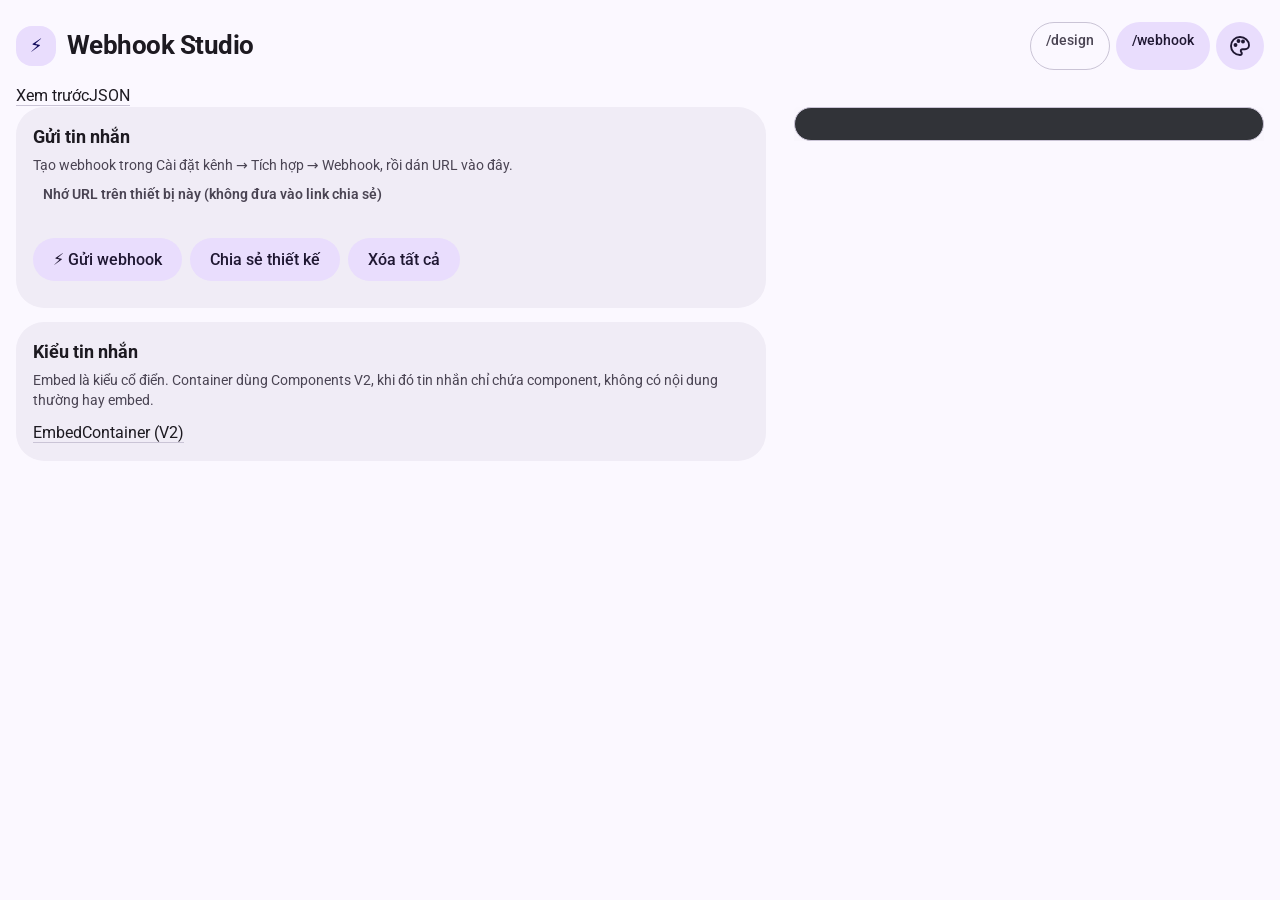
<file: webhook/index.html>
<!DOCTYPE html>
<html lang="vi">
<head>
<meta charset="UTF-8">
<meta name="viewport" content="width=device-width, initial-scale=1, viewport-fit=cover">
<title>Webhook Studio – Embed & Container cho Discord</title>
<style>
:root{--bg:#0a0c13;--card:#121624;--chip:#1b2135;--bd:#262d45;--ln:#232a42;--tx:#f4f6ff;--mu:#aab2cd;--acc:#a5b4ff;--tint:#5563f5;--segon:#3b4570;--bar:rgba(18,22,36,.94);--grad:linear-gradient(135deg,#5b4bff,#b72bd0);--err:#ff8a94;--wrn:#ffd166}
@media(prefers-color-scheme:light){:root{--bg:#f3f4fb;--card:#fff;--chip:#eceef8;--bd:#dcdff0;--ln:#e4e7f3;--tx:#12142a;--mu:#52587a;--acc:#3a46d8;--tint:#4452e6;--segon:#fff;--bar:rgba(255,255,255,.95);--err:#c62839;--wrn:#8a5a00}}
*{box-sizing:border-box;-webkit-tap-highlight-color:transparent}
html,body{max-width:100%;overflow-x:hidden}
body{margin:0;min-height:100vh;color:var(--tx);font:1rem/1.45 -apple-system,"SF Pro Text","Segoe UI",system-ui,sans-serif;
  background:radial-gradient(620px 300px at 8% 0,#5b4bff26,transparent),radial-gradient(520px 300px at 100% 8%,#b72bd022,transparent),var(--bg);background-attachment:fixed}
main{max-width:1280px;margin:0 auto;padding:max(16px,env(safe-area-inset-top)) 16px 60px}
button{font:inherit;color:inherit;cursor:pointer}
:focus-visible{outline:2px solid var(--acc);outline-offset:2px}
header{display:flex;flex-wrap:wrap;justify-content:space-between;align-items:center;gap:10px;margin:6px 0 14px}
h1{margin:0;font-size:1.6rem;font-weight:800;letter-spacing:-.02em;display:flex;align-items:center}
h1::before{content:"⚡";display:inline-grid;place-items:center;width:40px;height:40px;border-radius:13px;background:var(--grad);font-size:1.15rem;margin-right:11px;box-shadow:0 8px 20px -8px #b72bd0}
.pg{display:flex;gap:6px}
.pg a{padding:8px 15px;border-radius:99px;background:var(--chip);color:var(--mu);text-decoration:none;font-weight:700;font-size:.9rem}
.pg a.on{background:var(--grad);color:#fff}
.seg{display:flex;gap:2px;padding:3px;border-radius:12px;background:var(--chip)}
.seg button{flex:1;border:0;background:none;padding:9px 6px;border-radius:9px;font-weight:600;font-size:.88rem}
.seg button.on{background:var(--segon);box-shadow:0 1px 4px rgba(0,0,0,.25)}
.vt{margin-bottom:14px}
.lay{display:block}
.pane{display:none}
main[data-v=ed] #ed,main[data-v=pv] #pvp,main[data-v=js] #jsp{display:block;animation:tin .35s cubic-bezier(.2,.8,.2,1)}
@keyframes tin{from{opacity:0;transform:translateY(10px)}}
.card{background:var(--card);border:1px solid var(--bd);border-radius:20px;padding:16px;margin-bottom:14px}
.card h2{margin:0 0 4px;font-size:1.15rem}
.card>p{margin:0 0 10px;color:var(--mu);font-size:.88rem}
.f{display:flex;flex-direction:column;gap:5px;margin:10px 0}
.f>span,.ck{font-size:.82rem;font-weight:600;color:var(--mu)}
input[type=text],input[type=password],textarea,select{width:100%;background:var(--chip);color:var(--tx);border:1px solid transparent;border-radius:12px;padding:10px 12px;font:inherit;font-size:.95rem;min-width:0}
textarea{resize:vertical;min-height:64px;line-height:1.4}
input:focus,textarea:focus,select:focus{border-color:var(--acc);outline:0}
select option{background:var(--card)}
input[type=color]{width:46px;height:40px;padding:2px;border-radius:10px;border:0;background:var(--chip);cursor:pointer}
.cr{display:flex;gap:8px;align-items:center}
.ck{display:flex;align-items:center;gap:8px;margin:10px 0;cursor:pointer}
.ck input{width:18px;height:18px;accent-color:var(--tint)}
.row2{display:grid;grid-template-columns:1fr 1fr;gap:10px;align-items:end}
.btn{display:inline-flex;align-items:center;justify-content:center;gap:6px;border:0;border-radius:99px;padding:11px 20px;background:var(--grad);color:#fff;font-weight:700;box-shadow:0 8px 18px -10px #b72bd0}
.btn:active{transform:scale(.96)}
.btn.alt{background:var(--chip);color:var(--tx);box-shadow:none}
.mini{border:0;background:var(--chip);border-radius:8px;padding:5px 10px;font-size:.82rem;font-weight:600}
.mini.del{color:var(--err)}
.acts{display:flex;flex-wrap:wrap;gap:8px;margin-top:12px}
details.emb{border:1px solid var(--bd);border-radius:16px;padding:4px 14px 14px;margin:10px 0;background:var(--card)}
details.emb summary{cursor:pointer;font-weight:700;padding:10px 0;list-style:none;display:flex;justify-content:space-between;gap:8px}
details.emb summary::-webkit-details-marker{display:none}
details.emb summary em{font-style:normal;color:var(--mu);font-weight:500;overflow:hidden;text-overflow:ellipsis;white-space:nowrap}
.blk,.fd{border:1px dashed var(--bd);border-radius:14px;padding:4px 12px 12px;margin:10px 0}
.bh{display:flex;justify-content:space-between;align-items:center;padding-top:8px}
.bh span{display:flex;gap:6px}
.chips{display:flex;flex-wrap:wrap;gap:8px;margin:10px 0}
.chips button{border:1px solid var(--bd);background:var(--chip);border-radius:99px;padding:8px 14px;font-weight:600;font-size:.85rem}
.warn{border-radius:14px;padding:10px 14px;margin-bottom:12px;font-size:.88rem;background:#ffd16622;border:1px solid #ffd16655;color:var(--wrn)}
.warn.err{background:#ff8a9422;border-color:#ff8a9455;color:var(--err)}
.warn div+div{margin-top:3px}
.status{margin-top:10px;font-size:.88rem;color:var(--mu);word-break:break-word}
#js{font:.82rem/1.5 ui-monospace,SFMono-Regular,Consolas,monospace;min-height:420px;white-space:pre}
.req{font-size:.8rem;color:var(--mu);margin:0 0 10px;word-break:break-all}
/* ---- Discord preview ---- */
.dcw{background:#313338;color:#dbdee1;border-radius:18px;padding:16px;font:15px/1.4 "gg sans","Segoe UI",system-ui,sans-serif;border:1px solid var(--bd);box-shadow:0 14px 34px -16px rgba(0,0,0,.7)}
.msg{display:flex;gap:14px}.av{width:40px;height:40px;border-radius:50%;flex:none;object-fit:cover;background:#5865f2}
.mb{min-width:0;flex:1}.mh{display:flex;align-items:center;gap:8px;flex-wrap:wrap;margin-bottom:2px}
.un{font-weight:600;color:#f2f3f5}.tag{background:#5865f2;color:#fff;font-size:.62rem;font-weight:700;padding:1px 5px;border-radius:4px}.ts{font-size:.72rem;color:#949ba4}
.dcw a{color:#00a8fc;text-decoration:none}.dcw a:hover{text-decoration:underline}
.dcw code{background:#1e1f22;border-radius:4px;padding:1px 5px;font-size:.88em}
.dcw pre{background:#2b2d31;border:1px solid #1e1f22;border-radius:6px;padding:8px 10px;overflow:auto;margin:4px 0}.dcw pre code{background:none;padding:0}
.tx{word-break:break-word}.q{border-left:4px solid #4e5058;padding-left:10px}.h1{font-size:1.5rem;font-weight:700;line-height:1.25}.h2{font-size:1.25rem;font-weight:700;line-height:1.25}.h3{font-size:1.05rem;font-weight:700}
.sub{color:#949ba4;font-size:.8rem}.sp{background:#1e1f22;color:transparent;border-radius:3px;cursor:pointer}.sp.on{color:inherit;background:#3b3d44}
.em{margin-top:6px;max-width:520px;background:#2b2d31;border-left:4px solid #4e5058;border-radius:4px;padding:8px 14px 12px 12px;display:grid;grid-template-columns:1fr auto;gap:6px 14px}
.em>*{grid-column:1/-1}.em>.th{grid-column:2;grid-row:1/span 3;width:80px;height:80px;border-radius:4px;object-fit:cover}
.em>.ea,.em>.et,.em>.ed{grid-column:1}
.ea{display:flex;align-items:center;gap:8px;font-size:.88rem;font-weight:600}.ai{width:24px;height:24px;border-radius:50%}
.et{font-weight:700;color:#f2f3f5}.ed{font-size:.92rem}
.efs{display:grid;grid-template-columns:repeat(12,1fr);gap:8px}.efn{font-weight:700;font-size:.88rem;color:#f2f3f5}.efv{font-size:.88rem}
.ei{max-width:100%;border-radius:4px;margin-top:4px}
.eft{display:flex;align-items:center;gap:8px;font-size:.75rem;color:#b5bac1}.fi{width:20px;height:20px;border-radius:50%}
.cont{margin-top:6px;max-width:520px;background:#2b2d31;border:1px solid #3f4147;border-left:4px solid #4e5058;border-radius:8px;padding:12px 14px;display:flex;flex-direction:column;gap:8px}
.sec{display:flex;gap:12px;align-items:flex-start;justify-content:space-between}.sec .tx{flex:1;min-width:0}.sec img{width:72px;height:72px;border-radius:6px;object-fit:cover}
.sp2{padding:3px 0}.sp2.big{padding:10px 0}.sp2 hr{margin:0;border:0;border-top:1px solid #4e5058}
.gal{display:grid;grid-template-columns:repeat(2,1fr);gap:4px;border-radius:8px;overflow:hidden}.gal img{width:100%;height:100%;aspect-ratio:16/10;object-fit:cover}.gal img:first-child:nth-last-child(odd){grid-column:1/-1}
.btns{display:flex;flex-wrap:wrap;gap:8px}.lb{background:#4e5058;color:#fff!important;border-radius:6px;padding:6px 14px;font-size:.88rem;font-weight:500;display:inline-flex;gap:6px;align-items:center}
#toast{position:fixed;left:50%;bottom:calc(24px + env(safe-area-inset-bottom));transform:translate(-50%,30px);opacity:0;padding:11px 18px;border-radius:99px;font-weight:600;transition:transform .38s cubic-bezier(.2,1.5,.4,1),opacity .2s;pointer-events:none;max-width:90vw;word-break:break-word;z-index:9;background:var(--bar);-webkit-backdrop-filter:blur(16px);backdrop-filter:blur(16px);border:1px solid var(--bd);box-shadow:0 12px 30px -10px rgba(0,0,0,.5)}
#toast.on{transform:translate(-50%,0);opacity:1}
@media(min-width:980px){
  .lay{display:grid;grid-template-columns:minmax(0,1fr) 470px;gap:28px;align-items:start}
  #ed{display:block!important}main[data-v=ed] #pvp{display:block}
  .rt{position:sticky;top:18px;max-height:calc(100vh - 36px);overflow-y:auto}
  .vt{width:470px;margin-left:auto}.vt md-primary-tab[data-v=ed]{display:none}
}
@media(prefers-reduced-motion:reduce){*{animation:none!important;transition:none!important}}
</style>
<script type="importmap">{"imports":{"@material/web/":"https://esm.run/@material/web@2/"}}</script>
<script type="module" src="../assets/md3-web.js"></script>
<script src="../assets/md3.js"></script>
<link rel="stylesheet" href="../assets/md3.css">
</head>
<body>
<main id="app" data-v="ed">
  <header>
    <h1>Webhook Studio</h1>
    <nav class="pg" data-md3-slot><a href="../design/">/design</a><a class="on" href="./">/webhook</a></nav>
  </header>
  <md-tabs id="vt" class="vt"><md-primary-tab data-v="ed">Soạn</md-primary-tab><md-primary-tab data-v="pv">Xem trước</md-primary-tab><md-primary-tab data-v="js">JSON</md-primary-tab></md-tabs>

  <div class="lay">
    <section id="ed" class="pane">
      <div class="card" id="stat">
        <h2>Gửi tin nhắn</h2>
        <p>Tạo webhook trong Cài đặt kênh → Tích hợp → Webhook, rồi dán URL vào đây.</p>
        <md-outlined-text-field class="fx" label="Webhook URL" type="password" data-p="url" placeholder="https://discord.com/api/webhooks/…" autocomplete="off" spellcheck="false"></md-outlined-text-field>
        <label class="ck"><md-checkbox data-p="remember"></md-checkbox> Nhớ URL trên thiết bị này (không đưa vào link chia sẻ)</label>
        <div class="row2">
          <md-outlined-text-field class="fx" label="Tên hiển thị" data-p="username" placeholder="Webhook"></md-outlined-text-field>
          <md-outlined-text-field class="fx" label="Thread ID (tuỳ chọn)" data-p="thread"></md-outlined-text-field>
        </div>
        <md-outlined-text-field class="fx" label="Avatar URL" data-p="avatar_url" placeholder="https://…"></md-outlined-text-field>
        <div class="acts"><md-filled-button data-a="send">⚡ Gửi webhook</md-filled-button><md-filled-tonal-button data-a="share">Chia sẻ thiết kế</md-filled-tonal-button><md-text-button data-a="resetAll">Xóa tất cả</md-text-button></div>
        <div class="status" id="st"></div>
      </div>
      <div class="card">
        <h2>Kiểu tin nhắn</h2>
        <p>Embed là kiểu cổ điển. Container dùng Components V2, khi đó tin nhắn chỉ chứa component, không có nội dung thường hay embed.</p>
        <md-tabs id="modeTabs"><md-primary-tab data-a="mode" data-m="embed">Embed</md-primary-tab><md-primary-tab data-a="mode" data-m="v2">Container (V2)</md-primary-tab></md-tabs>
      </div>
      <div id="dyn"></div>
    </section>
    <aside class="rt">
      <div id="pvp" class="pane"><div id="wn"></div><div class="dcw" id="pv"></div></div>
      <div id="jsp" class="pane"><div class="card">
        <h2>JSON payload</h2>
        <p class="req" id="req"></p>
        <textarea id="js" spellcheck="false" aria-label="JSON"></textarea>
        <div class="acts"><md-filled-button data-a="copyJson">Sao chép JSON</md-filled-button><md-filled-tonal-button data-a="applyJson">Áp dụng JSON</md-filled-tonal-button></div>
      </div></div>
    </aside>
  </div>
</main>
<div id="toast" role="status"></div>

<script>
const $ = id => document.getElementById(id);
const esc = s => String(s ?? "").replace(/[&<>"']/g, c => ({"&":"&amp;","<":"&lt;",">":"&gt;",'"':"&quot;","'":"&#39;"}[c]));
const hex = n => "#" + (+n).toString(16).padStart(6, "0");
const safe = u => /^https?:\/\//i.test(u || "") ? esc(u) : "";
const get = (o, p) => p.split(".").reduce((a, k) => a == null ? a : a[k], o);
function set(o, p, v){
  const ks = p.split("."); let a = o;
  ks.forEach((k, i) => { if(i === ks.length - 1) a[k] = v; else { if(a[k] == null) a[k] = /^\d+$/.test(ks[i+1]) ? [] : {}; a = a[k]; } });
}
const AV = "https://cdn.discordapp.com/embed/avatars/";

// ---------- Trạng thái (cấu trúc giống payload của Discord) ----------
const demoEmbed = () => ({color:0x5865f2, author:{name:"Webhook Studio"}, title:"Xin chào Discord!", description:"Đây là **embed** gửi bằng webhook.\nHỗ trợ `code`, ~~gạch~~ và [liên kết](https://discord.com).", fields:[{name:"Trạng thái",value:"Đang hoạt động",inline:true},{name:"Ping",value:"24ms",inline:true}], footer:{text:"Gửi từ Webhook Studio"}, timestamp:true});
const newCont = () => ({type:17, accent_color:0x5865f2, components:[
  {type:10, content:"## 📢 Thông báo server\nChào mừng bạn đến với **server của chúng mình**!"},
  {type:14, divider:true, spacing:1},
  {type:9, components:[{type:10, content:"**Luật lệ**\nĐọc kỹ trước khi chat nhé."}], accessory:{type:11, media:{url:AV+"1.png"}}},
  {type:1, components:[{type:2, style:5, label:"Mở Discord", url:"https://discord.com"}]}]});
const BLK = {
  text:() => ({type:10, content:"Nội dung mới"}),
  sec:() => ({type:9, components:[{type:10, content:"Tiêu đề section"}], accessory:{type:11, media:{url:AV+"2.png"}}}),
  sep:() => ({type:14, divider:true, spacing:1}),
  gal:() => ({type:12, items:[{media:{url:AV+"3.png"}}]}),
  btn:() => ({type:1, components:[{type:2, style:5, label:"Mở link", url:"https://discord.com"}]}),
};
const NAME = {10:"Text", 9:"Section", 14:"Separator", 12:"Media Gallery", 1:"Nút liên kết"};
let S = {url:"", remember:false, thread:"", username:"", avatar_url:"", mode:"embed", content:"", embeds:[demoEmbed()], components:[newCont()]};

// ---------- Ô nhập có ràng buộc dữ liệu ----------
function disp(p, t){
  const v = get(S, p);
  if(t === "gal") return (v || []).map(x => x.media?.url || "").join("\n");
  if(t === "btn") return (v || []).map(b => `${b.label || ""} | ${b.url || ""}`).join("\n");
  if(t === "color") return v == null ? "#5865f2" : hex(v);
  return v == null ? "" : v;
}
function store(el){
  const p = el.dataset.p, t = el.dataset.t; let v = el.localName === "md-checkbox" ? el.checked : el.value;
  if(t === "color") v = parseInt(v.slice(1), 16);
  else if(t === "int") v = +v;
  else if(t === "gal") v = v.split("\n").map(x => x.trim()).filter(Boolean).slice(0, 10).map(u => ({media:{url:u}}));
  else if(t === "btn") v = v.split("\n").map(x => x.trim()).filter(Boolean).slice(0, 5).map(l => { const [a, ...r] = l.split("|"); return {type:2, style:5, label:a.trim(), url:r.join("|").trim()}; });
  set(S, p, v);
}
const inp = (p, label, ph = "") => `<md-outlined-text-field class="fx" label="${esc(label)}" data-p="${p}" value="${esc(disp(p))}" placeholder="${esc(ph)}"></md-outlined-text-field>`;
const ta = (p, label, rows = 3, t = "") => `<md-outlined-text-field class="fx" type="textarea" rows="${rows}" label="${esc(label)}" data-p="${p}" ${t ? `data-t="${t}"` : ""} value="${esc(disp(p, t))}"></md-outlined-text-field>`;
const chk = (p, label) => `<label class="ck"><md-checkbox data-p="${p}" ${get(S, p) ? "checked" : ""}></md-checkbox> ${label}</label>`;
const col = (p, label) => `<div class="f"><span>${label}</span><div class="cr"><input type="color" data-p="${p}" data-t="color" value="${disp(p, "color")}"><md-text-button data-a="clr" data-p="${p}">Bỏ màu</md-text-button></div></div>`;
const sel = (p, label, o) => `<md-outlined-select class="fx" label="${label}" data-p="${p}" data-t="int">${o.map(([v, l]) => `<md-select-option value="${v}" ${get(S, p) == v ? "selected" : ""}><div slot="headline">${l}</div></md-select-option>`).join("")}</md-outlined-select>`;

// ---------- Form động ----------
function embedForm(e, i){
  const b = "embeds." + i;
  return `<details class="emb" open><summary><span>Embed ${i+1}</span><em>${esc(e.title || "")}</em></summary>
  ${col(b + ".color", "Màu viền")}
  <div class="row2">${inp(b + ".author.name", "Tên tác giả")}${inp(b + ".author.icon_url", "Icon tác giả")}</div>
  ${inp(b + ".author.url", "Link tác giả")}
  ${inp(b + ".title", "Tiêu đề")}${inp(b + ".url", "Link tiêu đề")}
  ${ta(b + ".description", "Mô tả (Markdown)", 4)}
  <div class="row2">${inp(b + ".thumbnail.url", "Thumbnail URL")}${inp(b + ".image.url", "Ảnh lớn URL")}</div>
  <div class="row2">${inp(b + ".footer.text", "Footer")}${inp(b + ".footer.icon_url", "Icon footer")}</div>
  ${chk(b + ".timestamp", "Hiện thời gian gửi")}
  ${(e.fields || []).map((f, j) => `<div class="fd"><div class="row2">${inp(`${b}.fields.${j}.name`, "Tên field")}${chk(`${b}.fields.${j}.inline`, "Inline")}</div>${ta(`${b}.fields.${j}.value`, "Giá trị", 2)}<md-text-button class="del" data-a="rmField" data-i="${i}" data-j="${j}">Xóa field</md-text-button></div>`).join("")}
  <div class="acts"><md-filled-tonal-button data-a="addField" data-i="${i}">＋ Field</md-filled-tonal-button><md-text-button class="del" data-a="rmEmbed" data-i="${i}">Xóa embed</md-text-button></div></details>`;
}
function blkForm(k, p, c, i){
  let body = "";
  if(k.type === 10) body = ta(p + ".content", "Nội dung (Markdown)", 3);
  else if(k.type === 9){
    const a = k.accessory, t = a?.type === 11 ? "thumb" : a?.type === 2 ? "btn" : "none";
    body = ta(p + ".components.0.content", "Nội dung", 3)
      + `<md-outlined-select class="fx" label="Accessory" data-a="acc" data-c="${c}" data-k="${i}">${[["none", "Không có"], ["thumb", "Thumbnail"], ["btn", "Nút liên kết"]].map(([v, l]) => `<md-select-option value="${v}" ${t === v ? "selected" : ""}><div slot="headline">${l}</div></md-select-option>`).join("")}</md-outlined-select>`
      + (t === "thumb" ? inp(p + ".accessory.media.url", "Thumbnail URL") + inp(p + ".accessory.description", "Mô tả ảnh") : t === "btn" ? inp(p + ".accessory.label", "Nhãn nút") + inp(p + ".accessory.url", "Link nút") : "");
  }
  else if(k.type === 14) body = `<div class="row2">${chk(p + ".divider", "Hiện đường kẻ")}${sel(p + ".spacing", "Khoảng cách", [[1, "Nhỏ"], [2, "Lớn"]])}</div>`;
  else if(k.type === 12) body = ta(p + ".items", "Mỗi dòng 1 URL ảnh (tối đa 10)", 3, "gal");
  else if(k.type === 1) body = ta(p + ".components", "Mỗi dòng: Nhãn | URL (tối đa 5)", 3, "btn");
  const bt = (a, l, cls = "") => `<md-text-button class="${cls}" data-a="${a}" data-c="${c}" data-k="${i}">${l}</md-text-button>`;
  return `<div class="blk"><div class="bh"><b>${NAME[k.type] || "?"}</b><span>${bt("up", "↑")}${bt("dn", "↓")}${bt("rmBlk", "✕", "del")}</span></div>${body}</div>`;
}
function contForm(c, ci){
  const b = "components." + ci;
  const add = t => `<md-assist-chip label="＋ ${t[1]}" data-a="addBlk" data-i="${ci}" data-t="${t[0]}"></md-assist-chip>`;
  return `<details class="emb" open><summary><span>Container ${ci+1}</span><em>${(c.components || []).length} thành phần</em></summary>
  <div class="row2">${col(b + ".accent_color", "Màu accent")}${chk(b + ".spoiler", "Spoiler")}</div>
  ${(c.components || []).map((k, ki) => blkForm(k, `${b}.components.${ki}`, ci, ki)).join("")}
  <div class="chips">${[["text", "Text"], ["sec", "Section"], ["sep", "Separator"], ["gal", "Gallery"], ["btn", "Nút link"]].map(add).join("")}</div>
  <md-text-button class="del" data-a="rmCont" data-i="${ci}">Xóa container</md-text-button></details>`;
}
function renderDyn(){
  $("modeTabs").activeTabIndex = S.mode === "v2" ? 1 : 0;
  $("dyn").innerHTML = S.mode === "embed"
    ? `<div class="card"><h2>Nội dung & Embed</h2><p>Tối đa 10 embed, tổng 6000 ký tự.</p>${ta("content", "Nội dung tin nhắn", 3)}${S.embeds.map(embedForm).join("")}<div class="acts"><md-filled-tonal-button data-a="addEmbed">＋ Thêm embed</md-filled-tonal-button></div></div>`
    : `<div class="card"><h2>Container (Components V2)</h2><p>Dựng bố cục bằng container, text, section, đường kẻ, ảnh và nút liên kết.</p>${S.components.map(contForm).join("")}<div class="acts"><md-filled-tonal-button data-a="addCont">＋ Thêm container</md-filled-tonal-button></div></div>`;
}
function fillStatic(){
  document.querySelectorAll("#stat [data-p]").forEach(el => { const v = get(S, el.dataset.p); if(el.localName === "md-checkbox") el.checked = !!v; else el.value = v ?? ""; });
}

// ---------- Payload ----------
function clean(v){
  if(Array.isArray(v)) return v.map(clean).filter(x => x !== undefined);
  if(v && typeof v === "object"){ const o = {}; for(const k in v){ const c = clean(v[k]); if(c !== undefined) o[k] = c; } return Object.keys(o).length ? o : undefined; }
  return v === "" || v == null ? undefined : v;
}
function build(){
  const b = {};
  if(S.username) b.username = S.username;
  if(S.avatar_url) b.avatar_url = S.avatar_url;
  if(S.mode === "v2"){ b.flags = 32768; b.components = S.components; }
  else { b.content = S.content; b.embeds = S.embeds.map(e => ({...e, timestamp: e.timestamp ? new Date().toISOString() : undefined})); }
  return clean(b) || {};
}
const cnt = a => (a || []).reduce((n, c) => n + 1 + cnt(c.components) + (c.accessory ? 1 : 0), 0);
function warn(p){
  const w = [];
  if(S.mode === "embed"){
    const es = p.embeds || [];
    if(!p.content && !es.length) w.push("Tin nhắn trống: hãy thêm nội dung hoặc embed.");
    if((p.content || "").length > 2000) w.push("Nội dung vượt 2000 ký tự.");
    if(es.length > 10) w.push("Tối đa 10 embed.");
    let tot = 0;
    es.forEach((e, i) => {
      tot += [e.title, e.description, e.footer?.text, e.author?.name, ...(e.fields || []).flatMap(f => [f.name, f.value])].join("").length;
      if((e.title || "").length > 256) w.push(`Embed ${i+1}: tiêu đề vượt 256 ký tự.`);
      if((e.description || "").length > 4096) w.push(`Embed ${i+1}: mô tả vượt 4096 ký tự.`);
      if((e.fields || []).length > 25) w.push(`Embed ${i+1}: tối đa 25 field.`);
      (e.fields || []).forEach((f, j) => { if(!f.name || !f.value) w.push(`Embed ${i+1} · field ${j+1} cần cả tên và giá trị.`); });
    });
    if(tot > 6000) w.push("Tổng ký tự của các embed vượt 6000.");
  } else {
    const cs = p.components || []; let txt = 0;
    if(!cs.length) w.push("Hãy thêm ít nhất 1 container.");
    if(cnt(cs) > 40) w.push("Tối đa 40 component trong một tin nhắn.");
    cs.forEach((c, ci) => (c.components || []).forEach(k => {
      if(k.type === 10){ txt += (k.content || "").length; if(!k.content) w.push(`Container ${ci+1}: có Text trống.`); }
      if(k.type === 9){
        (k.components || []).forEach(t => txt += (t.content || "").length);
        const a = k.accessory;
        if(!k.components?.[0]?.content) w.push(`Container ${ci+1}: Section thiếu nội dung.`);
        if(!a || (a.type === 11 && !a.media?.url) || (a.type === 2 && (!a.label || !a.url))) w.push(`Container ${ci+1}: Section cần accessory hợp lệ.`);
      }
      if(k.type === 12 && !(k.items || []).length) w.push(`Container ${ci+1}: Gallery chưa có ảnh.`);
      if(k.type === 1 && !(k.components || []).every(b => b.label && b.url)) w.push(`Container ${ci+1}: nút liên kết cần đủ nhãn và URL.`);
    }));
    if(txt > 4000) w.push("Tổng văn bản vượt 4000 ký tự.");
  }
  return w;
}

// ---------- Markdown kiểu Discord ----------
function md(s){
  s = esc(s || ""); const codes = [];
  s = s.replace(/```(?:[a-z]*\n)?([\s\S]*?)```/g, (_, c) => { codes.push("<pre><code>" + c.replace(/\n$/, "") + "</code></pre>"); return "\u0000" + (codes.length - 1) + "\u0000"; });
  s = s.replace(/`([^`\n]+)`/g, (_, c) => { codes.push("<code>" + c + "</code>"); return "\u0000" + (codes.length - 1) + "\u0000"; });
  s = s.split("\n").map(l => { let m;
    if(m = l.match(/^(#{1,3}) (.*)$/)) return `<div class="h${m[1].length}">${m[2]}</div>`;
    if(m = l.match(/^-# (.*)$/)) return `<div class="sub">${m[1]}</div>`;
    if(m = l.match(/^&gt; (.*)$/)) return `<div class="q">${m[1]}</div>`;
    if(m = l.match(/^[-*] (.*)$/)) return `<div>• ${m[1]}</div>`;
    return l + "<br>";
  }).join("").replace(/(<br>)+$/, "");
  s = s.replace(/\[([^\]]+)\]\((https?:\/\/[^\s)]+)\)/g, '<a href="$2" target="_blank" rel="noopener noreferrer">$1</a>')
       .replace(/\*\*(.+?)\*\*/g, "<b>$1</b>").replace(/__(.+?)__/g, "<u>$1</u>")
       .replace(/\*(?!\s)([^*]+?)\*/g, "<i>$1</i>").replace(/(^|\W)_([^_]+)_(?=\W|$)/g, "$1<i>$2</i>")
       .replace(/~~(.+?)~~/g, "<s>$1</s>").replace(/\|\|(.+?)\|\|/g, '<span class="sp" onclick="this.classList.toggle(\'on\')">$1</span>');
  return s.replace(/\u0000(\d+)\u0000/g, (_, i) => codes[+i]);
}

// ---------- Xem trước ----------
const img = (u, c) => safe(u) ? `<img class="${c}" src="${safe(u)}" alt="" loading="lazy" referrerpolicy="no-referrer" onerror="this.style.display='none'">` : "";
const lb = b => safe(b.url) ? `<a class="lb" href="${safe(b.url)}" target="_blank" rel="noopener noreferrer">${esc(b.label || "")} ↗</a>` : `<span class="lb">${esc(b.label || "…")}</span>`;
const cell = (f, n) => `<div style="grid-column:span ${n}"><div class="efn">${esc(f.name || "")}</div><div class="efv">${md(f.value)}</div></div>`;
function embedHtml(e){
  const t = e.title ? (safe(e.url) ? `<a href="${safe(e.url)}" target="_blank" rel="noopener noreferrer">${esc(e.title)}</a>` : esc(e.title)) : "";
  let f = ""; const fs = e.fields || [];
  for(let i = 0; i < fs.length;){
    let n = 0; while(i + n < fs.length && fs[i + n].inline && n < 3) n++;
    if(!n){ f += cell(fs[i], 12); i++; } else { for(let q = 0; q < n; q++) f += cell(fs[i + q], 12 / n); i += n; }
  }
  const ft = e.footer?.text, ts = e.timestamp ? new Date(e.timestamp).toLocaleString("vi-VN") : "";
  const an = e.author?.name ? (safe(e.author.url) ? `<a href="${safe(e.author.url)}" target="_blank" rel="noopener noreferrer">${esc(e.author.name)}</a>` : esc(e.author.name)) : "";
  return `<div class="em" style="border-left-color:${e.color != null ? hex(e.color) : "#4e5058"}">${an ? `<div class="ea">${img(e.author.icon_url, "ai")}<span>${an}</span></div>` : ""}${t ? `<div class="et">${t}</div>` : ""}${e.description ? `<div class="ed">${md(e.description)}</div>` : ""}${f ? `<div class="efs">${f}</div>` : ""}${img(e.image?.url, "ei")}${ft || ts ? `<div class="eft">${img(e.footer?.icon_url, "fi")}<span>${esc(ft || "")}${ft && ts ? " • " : ""}${ts}</span></div>` : ""}${img(e.thumbnail?.url, "th")}</div>`;
}
function comp(c){
  switch(c.type){
    case 17: return `<div class="cont" style="border-left-color:${c.accent_color != null ? hex(c.accent_color) : "#4e5058"}">${(c.components || []).map(comp).join("")}</div>`;
    case 10: return `<div class="tx">${md(c.content)}</div>`;
    case 9: { const a = c.accessory; const acc = a?.type === 11 ? img(a.media?.url, "") : a?.type === 2 ? lb(a) : ""; return `<div class="sec"><div class="tx">${(c.components || []).map(comp).join("")}</div>${acc}</div>`; }
    case 14: return `<div class="sp2${c.spacing === 2 ? " big" : ""}">${c.divider === false ? "" : "<hr>"}</div>`;
    case 12: return `<div class="gal">${(c.items || []).map(i => img(i.media?.url, "")).join("")}</div>`;
    case 1: return `<div class="btns">${(c.components || []).map(lb).join("")}</div>`;
    default: return "";
  }
}
function renderPv(p){
  const t = new Date().toLocaleTimeString("vi-VN", {hour:"2-digit", minute:"2-digit"});
  const body = S.mode === "v2" ? (p.components || []).map(comp).join("") : (p.content ? `<div class="tx">${md(p.content)}</div>` : "") + (p.embeds || []).map(embedHtml).join("");
  $("pv").innerHTML = `<div class="msg"><img class="av" src="${safe(S.avatar_url) || AV + "0.png"}" alt="" referrerpolicy="no-referrer"><div class="mb"><div class="mh"><span class="un">${esc(S.username || "Webhook")}</span><span class="tag">APP</span><span class="ts">Hôm nay lúc ${t}</span></div>${body || '<div class="ts">Tin nhắn trống</div>'}</div></div>`;
}

// ---------- Cập nhật ----------
const URL_RE = /^https:\/\/(?:(?:canary|ptb)\.)?(?:discord|discordapp)\.com\/api\/(?:v\d+\/)?webhooks\/\d+\/[\w-]+$/;
const query = () => { const q = new URLSearchParams({wait:"true"}); if(S.mode === "v2") q.set("with_components", "true"); if(S.thread) q.set("thread_id", S.thread.trim()); return q.toString(); };
function update(){
  const p = build(), w = warn(p);
  renderPv(p);
  $("wn").innerHTML = w.length ? `<div class="warn">${w.map(x => `<div>⚠ ${esc(x)}</div>`).join("")}</div>` : "";
  if(document.activeElement !== $("js")) $("js").value = JSON.stringify(p, null, 2);
  $("req").textContent = "POST …/webhooks/{id}/{token}?" + query();
  try{
    localStorage.setItem("whDraft", JSON.stringify({...S, url:undefined}));
    if(S.remember) localStorage.setItem("whUrl", S.url || ""); else localStorage.removeItem("whUrl");
  }catch(_){}
}

// ---------- Hành động ----------
let tt;
function toast(msg){ const t = $("toast"); t.textContent = msg; t.classList.add("on"); clearTimeout(tt); tt = setTimeout(() => t.classList.remove("on"), 2600); }
function copy(text, label){
  (navigator.clipboard ? navigator.clipboard.writeText(text) : Promise.reject()).catch(() => { const x = document.createElement("textarea"); x.value = text; document.body.appendChild(x); x.select(); document.execCommand("copy"); x.remove(); });
  toast("Đã sao chép " + label);
}
async function send(){
  const u = (S.url || "").trim(), st = $("st");
  if(!URL_RE.test(u)){ st.textContent = "⚠ Webhook URL chưa hợp lệ."; return toast("Webhook URL chưa hợp lệ"); }
  const p = build(), w = warn(p);
  if(w.length && !confirm("Có cảnh báo:\n\n" + w.join("\n") + "\n\nVẫn gửi?")) return;
  st.textContent = "Đang gửi…";
  try{
    const r = await fetch(u + "?" + query(), {method:"POST", headers:{"Content-Type":"application/json"}, body:JSON.stringify(p)});
    if(r.ok){ const m = await r.json().catch(() => ({})); st.textContent = "✓ Đã gửi" + (m.id ? ` (message ${m.id})` : ""); toast("Đã gửi thành công"); }
    else { const t = await r.text(); st.textContent = `✕ Lỗi ${r.status}: ${t.slice(0, 300)}`; toast("Gửi thất bại (" + r.status + ")"); }
  }catch(e){ st.textContent = "✕ Không gửi được: " + e.message; toast("Không gửi được"); }
}
function applyJson(){
  try{
    const o = JSON.parse($("js").value);
    S.username = o.username || ""; S.avatar_url = o.avatar_url || "";
    if(Array.isArray(o.components) && o.components.length){ S.mode = "v2"; S.components = o.components; }
    else { S.mode = "embed"; S.content = o.content || ""; S.embeds = (o.embeds || []).map(e => ({...e, timestamp: !!e.timestamp})); }
    fillStatic(); renderDyn(); update(); toast("Đã áp dụng JSON");
  }catch(e){ toast("JSON không hợp lệ: " + e.message); }
}
function share(){
  const bytes = new TextEncoder().encode(JSON.stringify({...S, url:undefined, remember:undefined, thread:undefined}));
  copy(location.href.split("#")[0] + "#" + btoa(String.fromCharCode(...bytes)), "link chia sẻ (không chứa webhook URL)");
}
function act(a, b){
  const d = b.dataset, i = +d.i, j = +d.j, c = +d.c, k = +d.k;
  switch(a){
    case "mode": S.mode = d.m; break;
    case "addEmbed": if(S.embeds.length < 10) S.embeds.push({color:0x5865f2, title:"Tiêu đề", description:"Mô tả của embed.", fields:[]}); break;
    case "rmEmbed": S.embeds.splice(i, 1); break;
    case "addField": { const e = S.embeds[i]; e.fields = e.fields || []; if(e.fields.length < 25) e.fields.push({name:"Tên", value:"Giá trị", inline:true}); break; }
    case "rmField": S.embeds[i].fields.splice(j, 1); break;
    case "clr": set(S, d.p, undefined); break;
    case "addCont": if(S.components.length < 10) S.components.push(newCont()); break;
    case "rmCont": S.components.splice(i, 1); break;
    case "addBlk": S.components[i].components.push(BLK[d.t]()); break;
    case "rmBlk": S.components[c].components.splice(k, 1); break;
    case "up": case "dn": { const L = S.components[c].components, n = a === "up" ? k - 1 : k + 1; if(n >= 0 && n < L.length) [L[k], L[n]] = [L[n], L[k]]; break; }
    case "send": return send();
    case "copyJson": return copy($("js").value, "JSON");
    case "applyJson": return applyJson();
    case "share": return share();
    case "resetAll": if(!confirm("Xóa toàn bộ thiết kế hiện tại?")) return; S = {...S, content:"", embeds:[], components:[], username:"", avatar_url:""}; fillStatic(); break;
  }
  renderDyn(); update();
}
document.addEventListener("input", e => { if(e.target.dataset.p !== undefined && !e.target.dataset.a){ store(e.target); update(); } });
document.addEventListener("change", e => {
  const el = e.target;
  if(el.dataset.a === "acc"){
    const k = S.components[+el.dataset.c].components[+el.dataset.k];
    if(el.value === "none") delete k.accessory;
    else k.accessory = el.value === "thumb" ? {type:11, media:{url:""}} : {type:2, style:5, label:"", url:""};
    renderDyn(); update();
  } else if(el.dataset.p !== undefined && el.localName !== "md-outlined-text-field"){ store(el); update(); }
});
document.addEventListener("click", e => { const b = e.target.closest("[data-a]"); if(b && b.dataset.a !== "acc") act(b.dataset.a, b); });

// ---------- Chuyển khung nhìn (điện thoại) ----------
function setV(v){
  if(innerWidth >= 980 && v === "ed") v = "pv";
  $("app").dataset.v = v;
  $("vt").activeTabIndex = [...document.querySelectorAll("#vt md-primary-tab")].findIndex(b => b.dataset.v === v);
}
$("vt").onclick = e => { const b = e.target.closest("md-primary-tab"); if(b) setV(b.dataset.v); };
addEventListener("resize", () => setV($("app").dataset.v));

// ---------- Khởi tạo ----------
try{
  const d = JSON.parse(localStorage.getItem("whDraft") || "null"); if(d) Object.assign(S, d);
  const u = localStorage.getItem("whUrl"); if(u !== null){ S.url = u; S.remember = true; }
}catch(_){}
try{
  const h = location.hash.slice(1);
  if(h){ const o = JSON.parse(new TextDecoder().decode(Uint8Array.from(atob(h), c => c.charCodeAt(0)))); Object.assign(S, o); }
}catch(_){}
const ready = Promise.race([customElements.whenDefined("md-outlined-text-field"), new Promise(r => setTimeout(r, 6000))]);
ready.then(() => { fillStatic(); renderDyn(); update(); setV(innerWidth >= 980 ? "pv" : "ed"); });
</script>
</body>
</html>
</file>
<file: assets/md3.css>
/* Material You (Material 3) – lớp giao diện dùng chung. Màu lấy từ md3.js */
@import url("https://fonts.googleapis.com/css2?family=Roboto:wght@400;500;700;800&display=swap");
:root{--ease:cubic-bezier(.2,0,0,1);accent-color:var(--md-primary)}
html,body{background:var(--md-surface)!important;color:var(--md-on-surface)}
body,button,input,textarea,select{font-family:Roboto,"Segoe UI",system-ui,sans-serif}
.bgfx,.au{display:none!important}
h1,h2,h3{font-weight:700}
::selection{background:var(--md-primary-container);color:var(--md-on-primary-container)}

/* ---------- Nút ---------- */
.btn,.dc-copy,.pill.on,.m3-done{background:var(--md-primary)!important;color:var(--md-on-primary)!important;box-shadow:none!important;border:0!important;border-radius:99px;font-weight:500}
.btn.alt,.pill:not(.on),.m3-btn{background:var(--md-secondary-container)!important;color:var(--md-on-secondary-container)!important;box-shadow:none!important;border:0!important}
.btn:hover,.dc-copy:hover,.pill:hover,.m3-btn:hover,.m3-done:hover{background-image:linear-gradient(color-mix(in srgb,currentColor 9%,transparent),color-mix(in srgb,currentColor 9%,transparent))}
.rd,.m3-ib{width:48px;height:48px;border-radius:50%!important;display:inline-grid;place-items:center;border:0!important;box-shadow:none!important;background:var(--md-secondary-container)!important;color:var(--md-on-secondary-container)!important;cursor:pointer;flex:none}
.m3-ib.fixed{position:fixed;top:max(12px,env(safe-area-inset-top));right:12px;z-index:30}
.m3-ib svg{width:24px;height:24px}
.edt.on{background:var(--md-primary)!important;color:var(--md-on-primary)!important}
.mini{background:var(--md-surface-container-highest)!important;color:var(--md-on-surface)!important;border:0!important;border-radius:99px!important}
.mini.del{color:var(--md-error)!important}
.m3-rip{position:absolute;border-radius:50%;background:currentColor;opacity:.16;transform:scale(0);animation:m3r .55s var(--ease) forwards;pointer-events:none}
@keyframes m3r{to{transform:scale(1);opacity:0}}

/* ---------- Chip, phân đoạn, công tắc ---------- */
.chip,.chips button{background:transparent!important;border:1px solid var(--md-outline-variant)!important;color:var(--md-on-surface-variant)!important;border-radius:10px!important;box-shadow:none;font-weight:500}
.chip.on{background:var(--md-secondary-container)!important;color:var(--md-on-secondary-container)!important;border-color:transparent!important}
.seg{background:transparent!important;border:1px solid var(--md-outline);border-radius:99px!important;padding:0!important;gap:0!important;overflow:hidden}
.seg button,.sg{border-radius:0!important;background:transparent!important;color:var(--md-on-surface)!important;box-shadow:none!important;border:0!important;border-right:1px solid var(--md-outline)!important;font-weight:500}
.seg button:last-child,.sg:last-child{border-right:0!important}
.seg button.on,.sg.on{background:var(--md-secondary-container)!important;color:var(--md-on-secondary-container)!important}
.sw{width:52px;height:32px;background:var(--md-surface-container-highest)!important;border:2px solid var(--md-outline)}
.sw::after{top:6px;left:6px;width:16px;height:16px;background:var(--md-outline);box-shadow:none}
.sw:checked{background:var(--md-primary)!important;border-color:var(--md-primary)}
.sw:checked::after{top:2px;left:2px;width:24px;height:24px;background:var(--md-on-primary);transform:translateX(20px)}

/* ---------- Thẻ ---------- */
.gl{border-color:transparent!important;box-shadow:none!important}
.card,.grp,.pop,.big,.step,.grid>.f,.st,.faq details{background:var(--md-surface-container)!important;border-color:transparent!important;box-shadow:none!important;border-radius:var(--r-l,28px)}
details.emb{background:var(--md-surface-container-high)!important;border-color:transparent!important;border-radius:20px}
.tr span{background:var(--md-surface-container)!important;border-color:transparent!important}
.faq details[open]{background:var(--md-surface-container-high)!important}
.big:hover,.grid>.f:hover{border-color:transparent!important;background:var(--md-surface-container-high)!important}
.tile,.big .ic{background:var(--md-tertiary-container)!important;color:var(--md-on-tertiary-container)!important;box-shadow:none!important}
.big .ic{border-radius:18px}
.big::before{background:var(--md-primary)!important;opacity:.1!important}
.step i,.how b{background:var(--md-primary)!important;color:var(--md-on-primary)!important}
.logo b,h1::before{background:var(--md-primary-container)!important;color:var(--md-on-primary-container)!important;box-shadow:none!important;border-radius:16px!important}
.tag{background:var(--md-secondary-container)!important;color:var(--md-on-secondary-container)!important;border:0!important}
section.hero{background:var(--md-primary-container)!important;color:var(--md-on-primary-container)!important;box-shadow:none!important;border-radius:32px!important}
section.hero p{color:var(--md-on-primary-container)!important;opacity:.85}
section.hero .stats span{background:color-mix(in srgb,var(--md-on-primary-container) 12%,transparent)!important;border:0!important;color:var(--md-on-primary-container)!important}
.final{background:var(--md-primary-container)!important;color:var(--md-on-primary-container)!important;border-radius:36px!important}
.final .btn{background:var(--md-primary)!important;color:var(--md-on-primary)!important}
.final .btn.alt{background:color-mix(in srgb,var(--md-on-primary-container) 12%,transparent)!important;color:var(--md-on-primary-container)!important}
.eyebrow{color:var(--md-primary)}
.mini span::before{color:var(--md-primary)!important}
nav.top{background:color-mix(in srgb,var(--md-surface) 86%,transparent)!important;border-bottom:1px solid var(--md-outline-variant)!important}
.links a:hover{background:var(--md-surface-container-high)!important}
.pg a{background:transparent!important;border:1px solid var(--md-outline-variant);color:var(--md-on-surface-variant)!important;font-weight:500}
.pg a.on{background:var(--md-secondary-container)!important;color:var(--md-on-secondary-container)!important;border-color:transparent}

/* ---------- Ô nhập ---------- */
input[type=text],input[type=password],textarea,select{background:transparent!important;border:1px solid var(--md-outline)!important;border-radius:12px!important;color:var(--md-on-surface)}
input[type=text]:focus,input[type=password]:focus,textarea:focus,select:focus{border-color:var(--md-primary)!important;box-shadow:0 0 0 1px var(--md-primary)}
.fld input[type=text],.fld select{border:0!important;box-shadow:none!important;border-radius:0!important}
input[type=color]{border:0!important;background:var(--md-surface-container-highest)!important}

/* ---------- Danh sách ---------- */
.row.on{background:var(--md-secondary-container)!important;box-shadow:none!important}
.row.on .v{color:var(--md-on-secondary-container)}
.row.on::after{background:var(--md-on-secondary-container)!important}
@media(hover:hover){.row:hover{background:color-mix(in srgb,var(--md-on-surface) 8%,transparent)!important}.row.on:hover{background:var(--md-secondary-container)!important}}
.sym{background:var(--md-surface-container-highest)!important;color:var(--md-on-surface)!important;border-radius:16px}
.opt summary{border-top-color:var(--md-outline-variant)!important}

/* ---------- Thanh điều hướng (Navigation bar / rail) ---------- */
.tb{border-radius:0!important;background:none!important;color:var(--md-on-surface-variant)!important;box-shadow:none!important;gap:4px;font-weight:500}
.tb.on{color:var(--md-on-surface)!important}
.tb .ic{box-sizing:content-box;width:24px;height:24px;padding:4px 20px;border-radius:16px;transition:background .25s var(--ease)}
.tb.on .ic{background:var(--md-secondary-container);color:var(--md-on-secondary-container);animation:none}
@media(max-width:999px){
  .bar{left:0!important;right:0;bottom:0!important;transform:none!important;width:100%!important;max-width:none!important;border-radius:0!important;gap:0!important;
    padding:10px 8px calc(14px + env(safe-area-inset-bottom))!important;background:var(--md-surface-container)!important;-webkit-backdrop-filter:none;backdrop-filter:none}
  #toast{bottom:calc(104px + env(safe-area-inset-bottom))!important}
}
@media(min-width:1000px){.bar{background:var(--md-surface)!important;border-right:1px solid var(--md-outline-variant)!important}}

/* ---------- Cảnh báo, snackbar ---------- */
.warn{background:var(--md-tertiary-container)!important;color:var(--md-on-tertiary-container)!important;border:0!important}
.warn.err{background:var(--md-error-container)!important;color:var(--md-on-error-container)!important}
#toast{background:var(--md-inverse-surface)!important;color:var(--md-inverse-on-surface)!important;border:0!important;border-radius:12px!important;-webkit-backdrop-filter:none!important;backdrop-filter:none!important}
#toast .ic{color:var(--md-inverse-primary)!important}

/* ---------- Hộp chọn màu (bottom sheet / dialog) ---------- */
.m3-scrim{position:fixed;inset:0;z-index:100;background:rgba(0,0,0,.4);display:flex;align-items:flex-end;justify-content:center;opacity:0;transition:opacity .22s}
.m3-scrim[hidden]{display:none}.m3-scrim.in{opacity:1}
.m3-sheet{width:100%;max-width:460px;background:var(--md-surface-container-low);color:var(--md-on-surface);border-radius:28px 28px 0 0;padding:12px 24px calc(24px + env(safe-area-inset-bottom));transform:translateY(40px);transition:transform .3s var(--ease);max-height:92vh;overflow-y:auto}
.m3-scrim.in .m3-sheet{transform:none}
.m3-grab{width:32px;height:4px;border-radius:2px;background:var(--md-outline);opacity:.4;margin:0 auto 16px}
.m3-sheet h2{margin:0 0 4px;font-size:1.5rem}.m3-sheet p{margin:0 0 18px;color:var(--md-on-surface-variant);font-size:.92rem}
.m3-sw{display:grid;grid-template-columns:repeat(6,1fr);gap:12px;margin-bottom:18px}
.m3-dot{aspect-ratio:1;border:0;border-radius:50%;cursor:pointer;position:relative;transition:transform .2s cubic-bezier(.2,1.4,.4,1)}
.m3-dot:hover{transform:scale(1.1)}
.m3-dot.on{outline:3px solid var(--md-on-surface);outline-offset:3px}
.m3-row{display:flex;gap:10px;margin-bottom:16px}
.m3-btn{flex:1;text-align:center;padding:11px 8px;border-radius:99px;font-weight:500;font-size:.9rem;cursor:pointer}
.m3-seg{display:flex;border:1px solid var(--md-outline);border-radius:99px;overflow:hidden;margin-bottom:18px}
.m3-seg button{flex:1;border:0;background:none;color:var(--md-on-surface);padding:10px;font:inherit;font-weight:500;cursor:pointer;border-right:1px solid var(--md-outline)}
.m3-seg button:last-child{border-right:0}
.m3-seg button.on{background:var(--md-secondary-container);color:var(--md-on-secondary-container)}
.m3-done{width:100%;padding:13px;font:inherit;font-weight:500;cursor:pointer}
@media(min-width:700px){.m3-scrim{align-items:center}.m3-sheet{border-radius:28px;max-width:420px}}
@media(prefers-reduced-motion:reduce){.m3-sheet,.m3-scrim,.m3-dot,.m3-rip{transition:none!important;animation:none!important}}

/* ---------- Material Web Components ---------- */
md-outlined-text-field,md-outlined-select{width:100%;--md-outlined-text-field-container-shape:14px;--md-outlined-field-container-shape:14px;--md-outlined-select-text-field-container-shape:14px}
md-filled-button,md-filled-tonal-button,md-text-button,md-outlined-button{--md-filled-button-container-shape:99px;--md-filled-tonal-button-container-shape:99px}
md-tabs{--md-primary-tab-container-color:transparent;border-bottom:1px solid var(--md-outline-variant)}
md-slider{width:100%}
md-text-button.del{--md-text-button-label-text-color:var(--md-sys-color-error);--md-text-button-hover-label-text-color:var(--md-sys-color-error);--md-text-button-focus-label-text-color:var(--md-sys-color-error);--md-text-button-pressed-label-text-color:var(--md-sys-color-error)}
.cta md-filled-button,.cta md-filled-tonal-button{--md-filled-button-container-height:56px;--md-filled-tonal-button-container-height:56px;--md-filled-button-label-text-size:1.05rem;--md-filled-tonal-button-label-text-size:1.05rem;--md-filled-button-leading-space:28px;--md-filled-button-trailing-space:28px;--md-filled-tonal-button-leading-space:28px;--md-filled-tonal-button-trailing-space:28px}
nav.top md-text-button,nav.top md-filled-tonal-button{--md-filled-button-container-height:40px}
.fields{display:grid;gap:14px;padding:16px}
.swrow{display:flex;align-items:center;justify-content:space-between;gap:12px;padding:12px 16px;border-top:1px solid var(--md-outline-variant);font-weight:500}
.dccopy{display:flex;margin:8px 10px 10px}
.tray md-outlined-text-field{flex:1;min-width:0;width:auto}
.scroll md-filter-chip,.scroll md-assist-chip{flex:none}
.fx{width:100%;margin:6px 0}.row2 .fx{margin:6px 0}
.ck{display:flex;align-items:center;gap:10px;margin:8px 0;cursor:pointer;font-size:.9rem;color:var(--md-on-surface-variant)}
md-filled-button:not(:defined),md-filled-tonal-button:not(:defined),md-text-button:not(:defined){display:inline-block;padding:10px 20px;border-radius:99px;background:var(--md-secondary-container);color:var(--md-on-secondary-container);font-weight:500}
</file>
